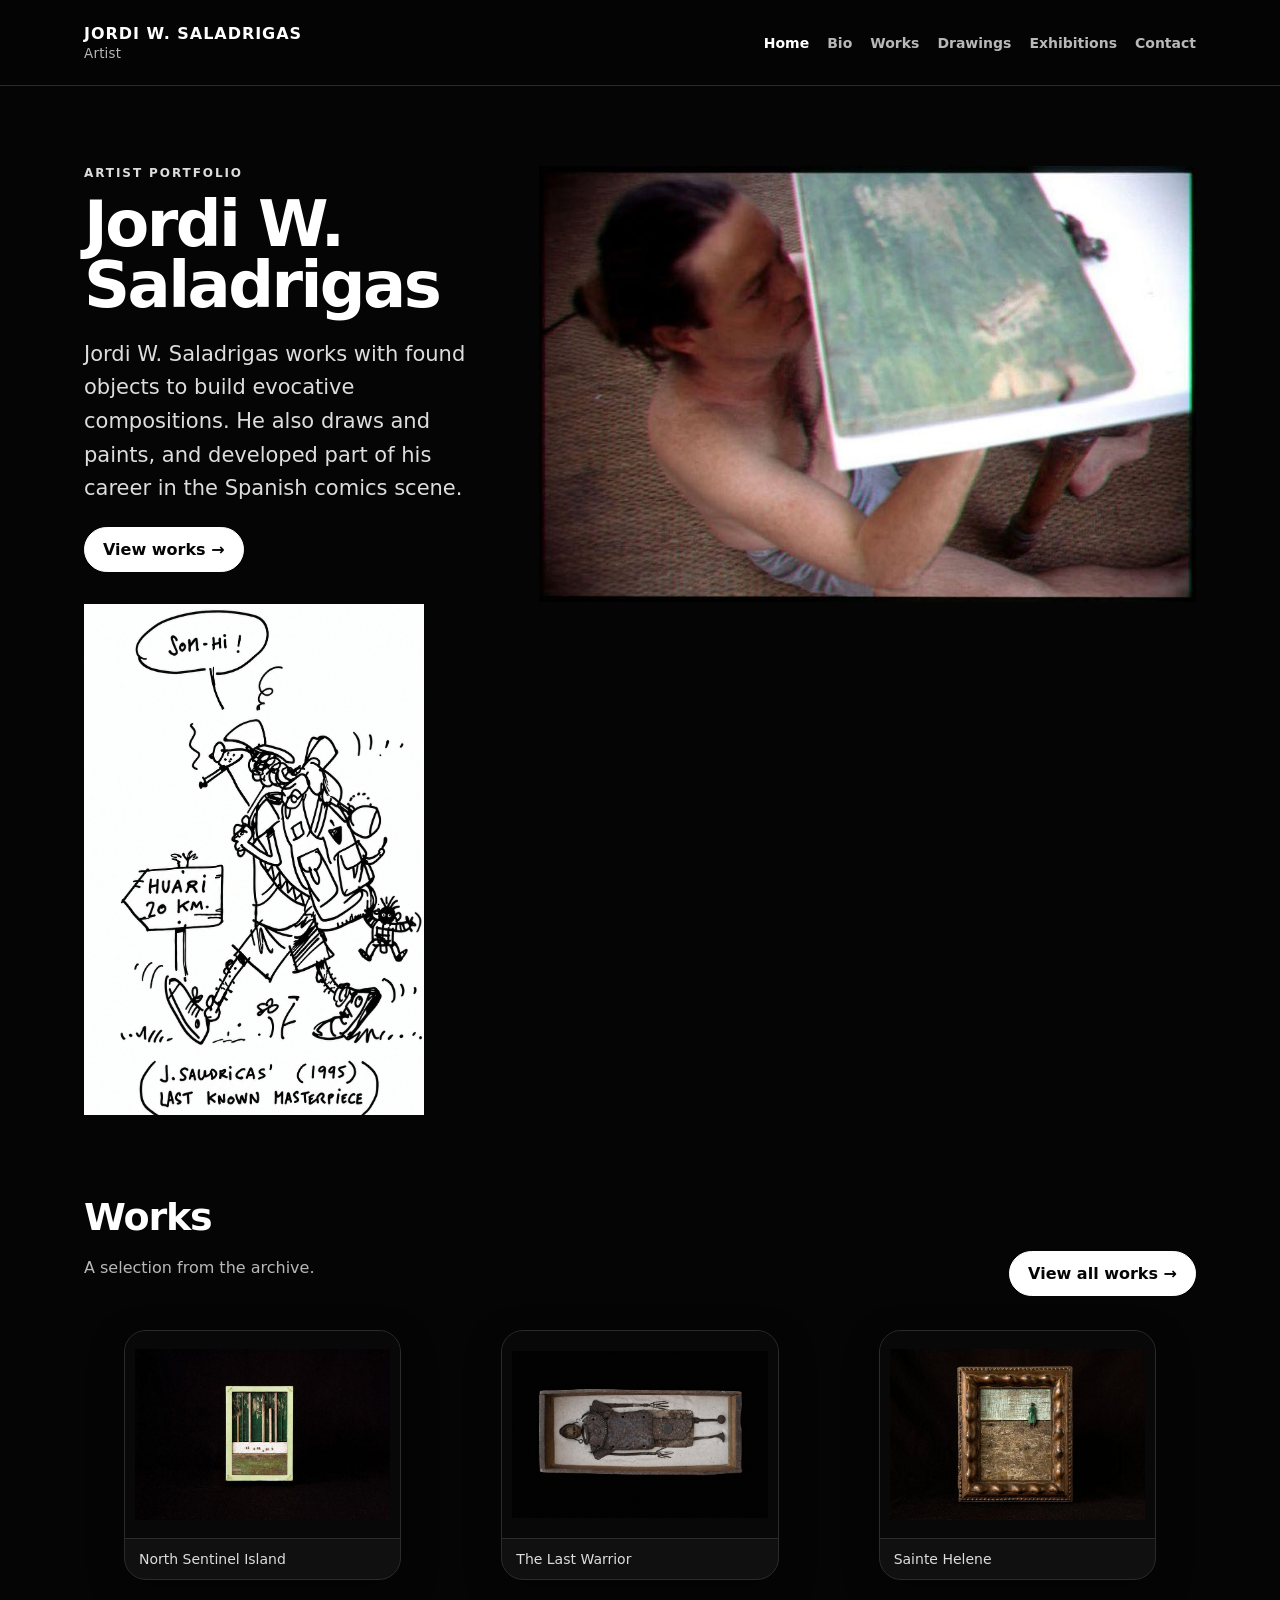
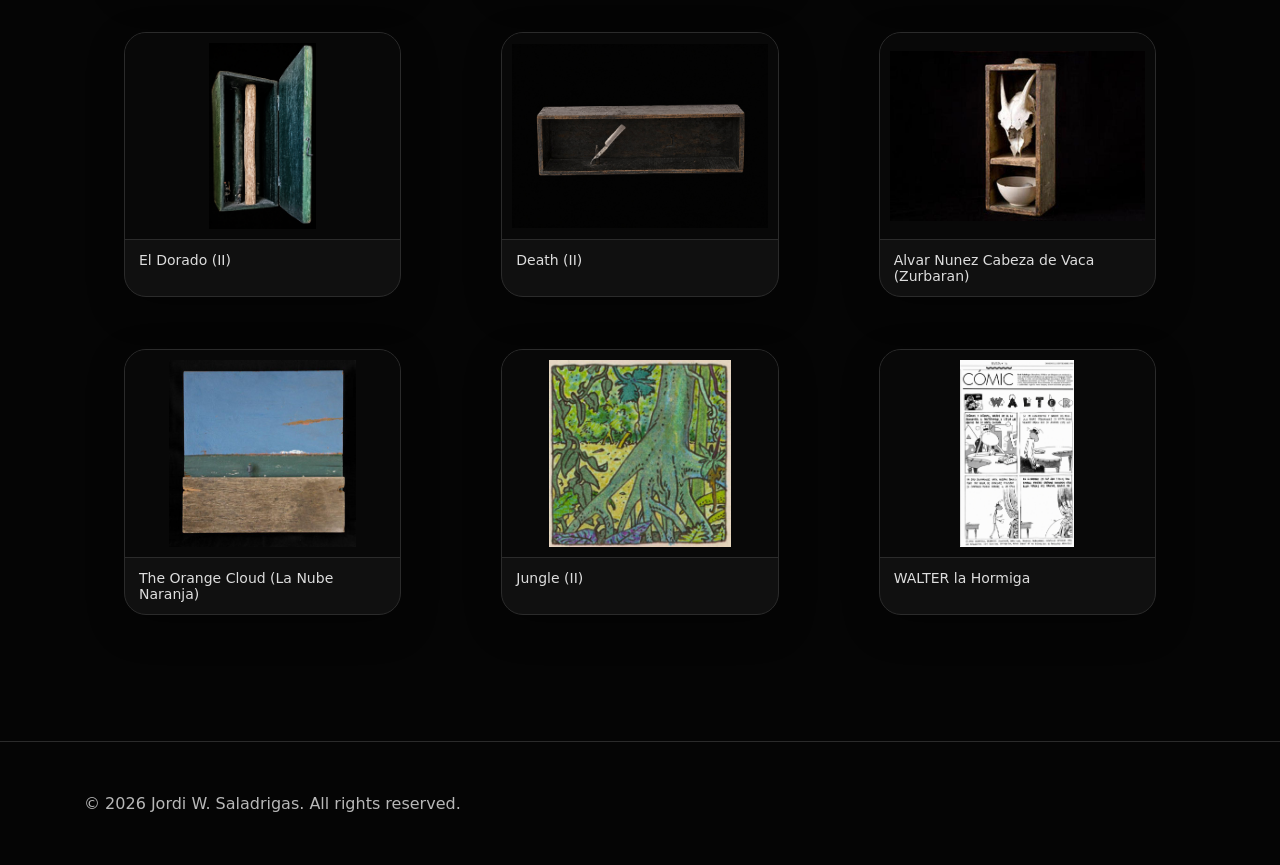
<file: index.html>
<!doctype html><html lang="en"><head><meta charset="utf-8"><meta name="viewport" content="width=device-width, initial-scale=1"><title>Jordi W. Saladrigas — Home</title><link rel="stylesheet" href="styles.css?v=homepage-selection-1"></head><body><header><div class="wrap nav"><a class="brand" href="index.html">JORDI W. SALADRIGAS<small>Artist</small></a><nav class="menu"><a href="index.html" class="active">Home</a><a href="bio.html">Bio</a><a href="selected-works.html">Works</a><a href="drawings.html">Drawings</a><a href="exhibitions.html">Exhibitions</a><a href="contact.html">Contact</a></nav></div></header><main class="wrap"><section class="hero hero-editorial"><div class="hero-copy"><div class="kicker">Artist portfolio</div><h1>Jordi W. Saladrigas</h1><p class="lead">Jordi W. Saladrigas works with found objects to build evocative compositions. He also draws and paints, and developed part of his career in the Spanish comics scene.</p><p><a class="button" href="selected-works.html">View works →</a></p><figure class="hero-portrait"><img src="assets/work61.jpg" alt="Self Portrait in South America"></figure></div><figure class="hero-studio"><img src="assets/JWS20.jpg" alt="Jordi W. Saladrigas working on a piece"></figure></section><section class="section"><div class="section-head"><div><h2>Works</h2><p class="sub">A selection from the archive.</p></div><a class="button" href="selected-works.html">View all works →</a></div><div class="grid" id="home-grid"></div></section><dialog id="lb" onclick="if(event.target===this)this.close()"><button class="close" onclick="this.closest('dialog').close()">Close</button><div class="lightbox"><img id="lbimg" alt="Work"></div></dialog></main><footer><div class="wrap">© <span id="y"></span> Jordi W. Saladrigas. All rights reserved.</div></footer><script>const homeWorks=['116','13','14','20','66','82','21','42','47'];async function buildHome(){let titles={};try{const r=await fetch('assets/titles.json',{cache:'no-store'});if(r.ok)titles=await r.json()}catch(e){}const grid=document.getElementById('home-grid');homeWorks.forEach(n=>{const file=n==='20'?'work20-black.png':n==='66'?'work66-black.jpg':'work'+n+'.jpg',title=(titles[file]||'Untitled').trim()||'Untitled';const f=document.createElement('figure');f.className='tile';f.innerHTML='<img src="assets/'+file+'" alt="'+title+'" loading="lazy"><figcaption class="cap">'+title+'</figcaption>';const img=f.querySelector('img');img.onclick=()=>openLightbox(img);img.onerror=()=>f.remove();grid.appendChild(f)})}function openLightbox(img){const lb=document.getElementById('lb'),im=document.getElementById('lbimg');im.src=img.src;im.alt=img.alt||'Work';lb.showModal()}document.addEventListener('DOMContentLoaded',()=>{document.getElementById('y').textContent=new Date().getFullYear();buildHome()});</script></body></html>
</file>
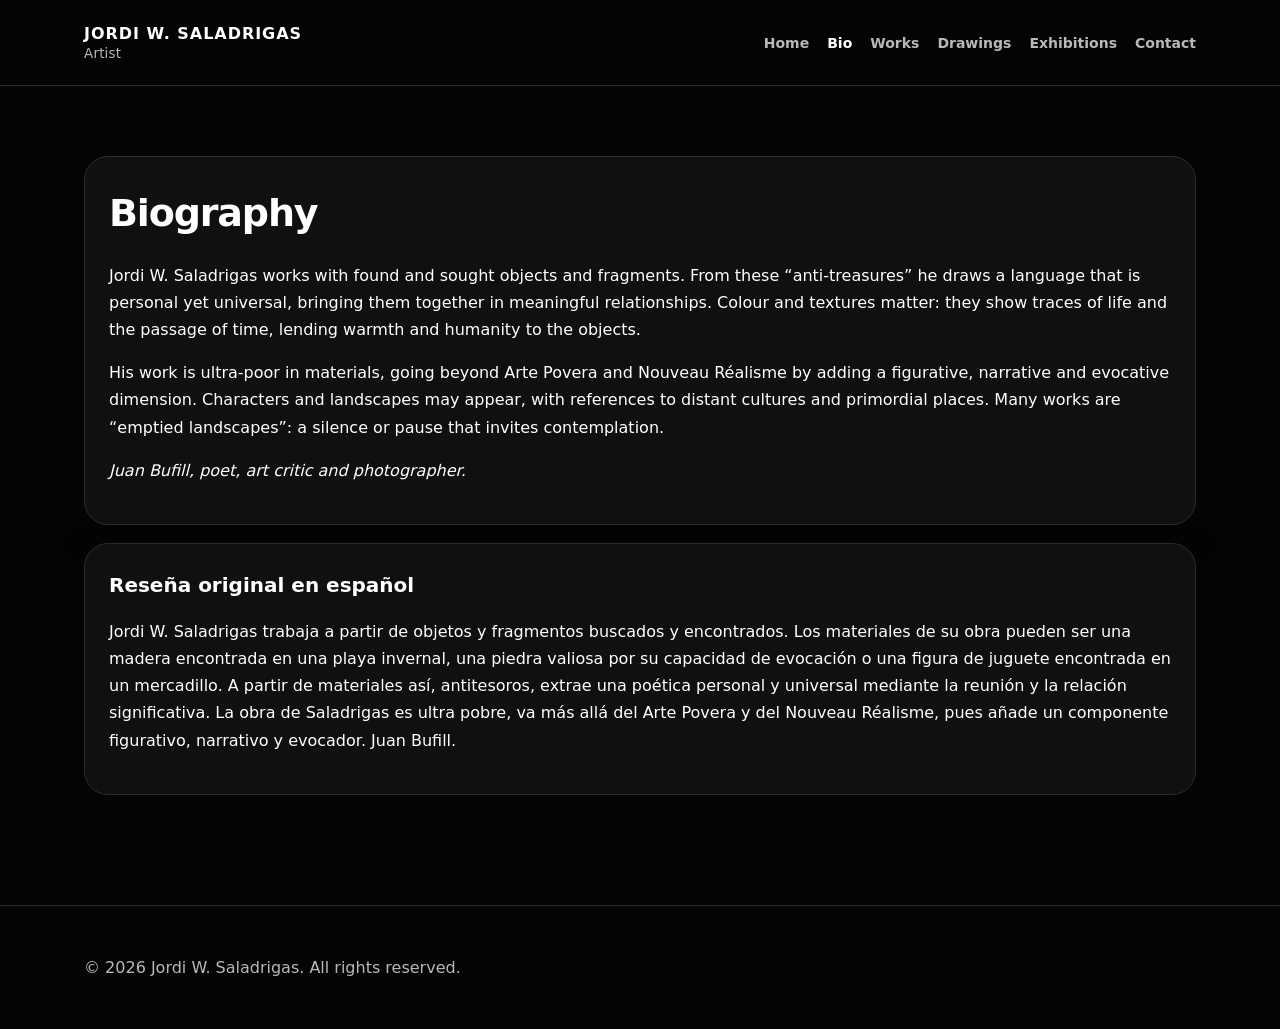
<file: bio.html>
<!doctype html><html lang="en"><head><meta charset="utf-8"><meta name="viewport" content="width=device-width, initial-scale=1"><title>Jordi W. Saladrigas — Bio</title><link rel="stylesheet" href="styles.css?v=black-organized-1"></head><body><header><div class="wrap nav"><a class="brand" href="index.html">JORDI W. SALADRIGAS<small>Artist</small></a><nav class="menu"><a href="index.html" class="">Home</a><a href="bio.html" class="active">Bio</a><a href="selected-works.html" class="">Works</a><a href="drawings.html">Drawings</a><a href="exhibitions.html" class="">Exhibitions</a><a href="contact.html" class="">Contact</a></nav></div></header><main class="wrap"><section class="section"><div class="card"><h2>Biography</h2><p>Jordi W. Saladrigas works with found and sought objects and fragments. From these “anti‑treasures” he draws a language that is personal yet universal, bringing them together in meaningful relationships. Colour and textures matter: they show traces of life and the passage of time, lending warmth and humanity to the objects.</p><p>His work is ultra‑poor in materials, going beyond Arte Povera and Nouveau Réalisme by adding a figurative, narrative and evocative dimension. Characters and landscapes may appear, with references to distant cultures and primordial places. Many works are “emptied landscapes”: a silence or pause that invites contemplation.</p><p><em>Juan Bufill, poet, art critic and photographer.</em></p></div><div class="card" style="margin-top:18px"><h3>Reseña original en español</h3><p>Jordi W. Saladrigas trabaja a partir de objetos y fragmentos buscados y encontrados. Los materiales de su obra pueden ser una madera encontrada en una playa invernal, una piedra valiosa por su capacidad de evocación o una figura de juguete encontrada en un mercadillo. A partir de materiales así, antitesoros, extrae una poética personal y universal mediante la reunión y la relación significativa. La obra de Saladrigas es ultra pobre, va más allá del Arte Povera y del Nouveau Réalisme, pues añade un componente figurativo, narrativo y evocador. Juan Bufill.</p></div></section></main><footer><div class="wrap">© <span id="y"></span> Jordi W. Saladrigas. All rights reserved.</div></footer><script>
async function applyTitles(){try{const r=await fetch('assets/titles.json',{cache:'no-store'});if(!r.ok)return;const m=await r.json();document.querySelectorAll('figure.tile').forEach(f=>{const i=f.querySelector('img'),c=f.querySelector('.cap');if(!i||!c)return;const k=(i.getAttribute('src')||'').split('/').pop();const t=m[k];if(t&&t.trim()){c.textContent=t;i.alt=t;}})}catch(e){console.log('titles.json not loaded',e)}}
function openLightbox(img){const lb=document.getElementById('lb'),im=document.getElementById('lbimg');im.src=img.src;im.alt=img.alt||'Work';lb.showModal();}
document.addEventListener('DOMContentLoaded',()=>{const y=document.getElementById('y');if(y)y.textContent=new Date().getFullYear();applyTitles();});
</script></body></html>
</file>
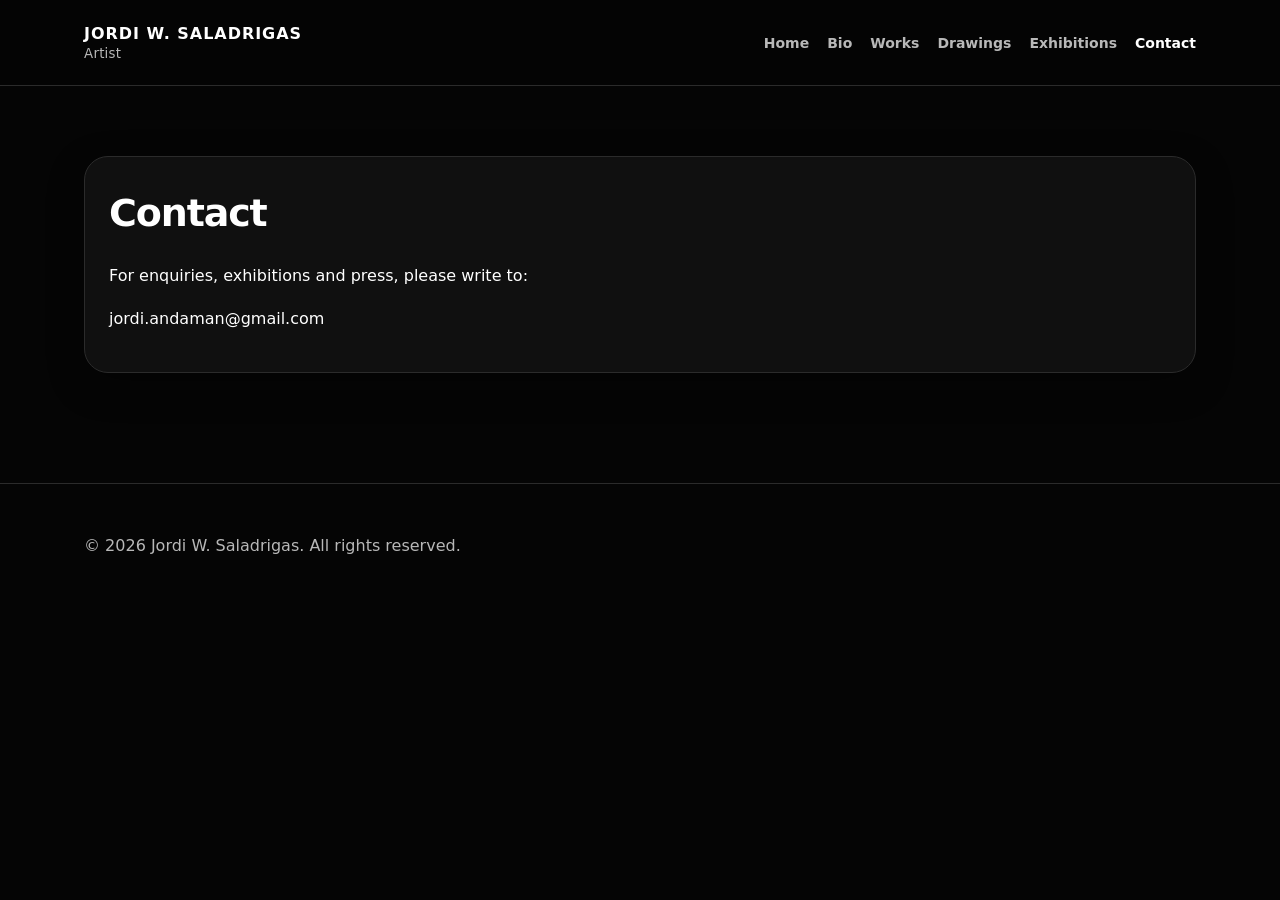
<file: contact.html>
<!doctype html><html lang="en"><head><meta charset="utf-8"><meta name="viewport" content="width=device-width, initial-scale=1"><title>Jordi W. Saladrigas — Contact</title><link rel="stylesheet" href="styles.css?v=black-organized-1"></head><body><header><div class="wrap nav"><a class="brand" href="index.html">JORDI W. SALADRIGAS<small>Artist</small></a><nav class="menu"><a href="index.html" class="">Home</a><a href="bio.html" class="">Bio</a><a href="selected-works.html" class="">Works</a><a href="drawings.html">Drawings</a><a href="exhibitions.html" class="">Exhibitions</a><a href="contact.html" class="active">Contact</a></nav></div></header><main class="wrap"><section class="section"><div class="card"><h2>Contact</h2><p>For enquiries, exhibitions and press, please write to:</p><p><a href="mailto:jordi.andaman@gmail.com">jordi.andaman@gmail.com</a></p></div></section></main><footer><div class="wrap">© <span id="y"></span> Jordi W. Saladrigas. All rights reserved.</div></footer><script>
async function applyTitles(){try{const r=await fetch('assets/titles.json',{cache:'no-store'});if(!r.ok)return;const m=await r.json();document.querySelectorAll('figure.tile').forEach(f=>{const i=f.querySelector('img'),c=f.querySelector('.cap');if(!i||!c)return;const k=(i.getAttribute('src')||'').split('/').pop();const t=m[k];if(t&&t.trim()){c.textContent=t;i.alt=t;}})}catch(e){console.log('titles.json not loaded',e)}}
function openLightbox(img){const lb=document.getElementById('lb'),im=document.getElementById('lbimg');im.src=img.src;im.alt=img.alt||'Work';lb.showModal();}
document.addEventListener('DOMContentLoaded',()=>{const y=document.getElementById('y');if(y)y.textContent=new Date().getFullYear();applyTitles();});
</script></body></html>
</file>
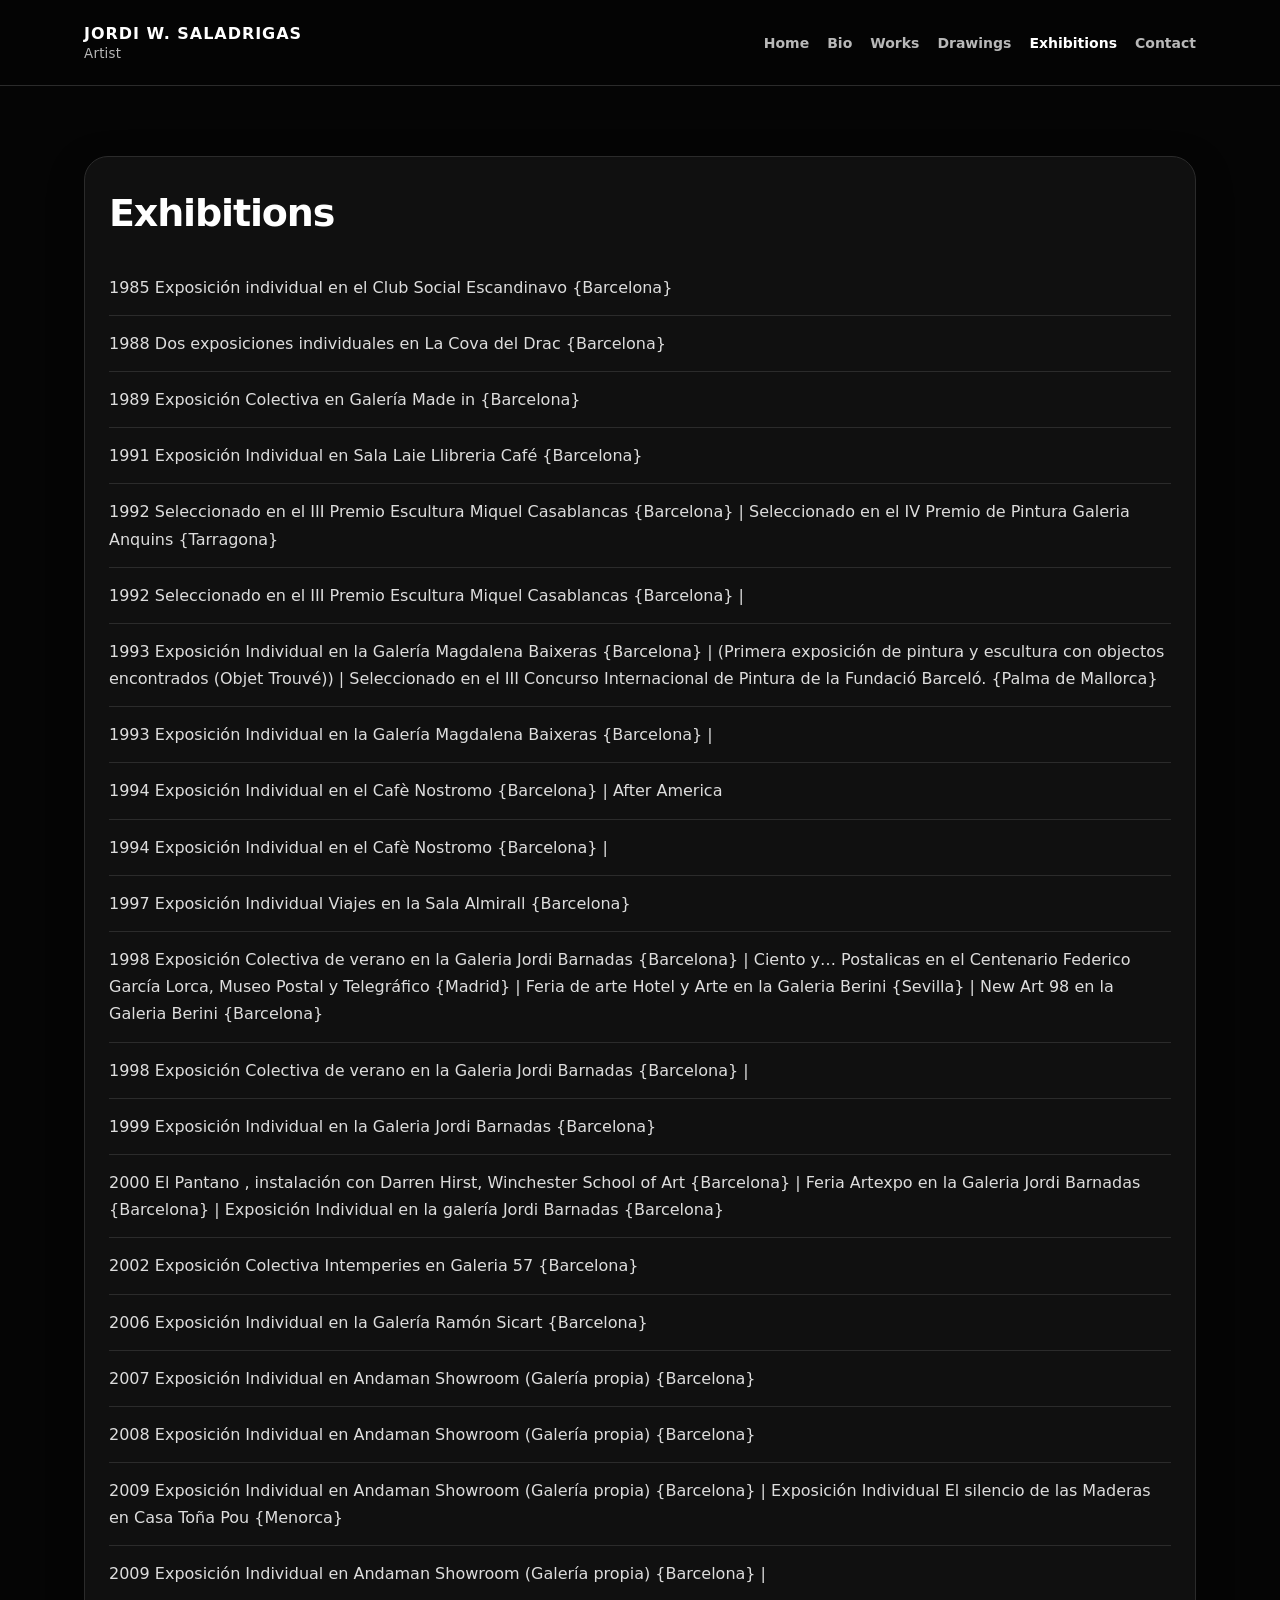
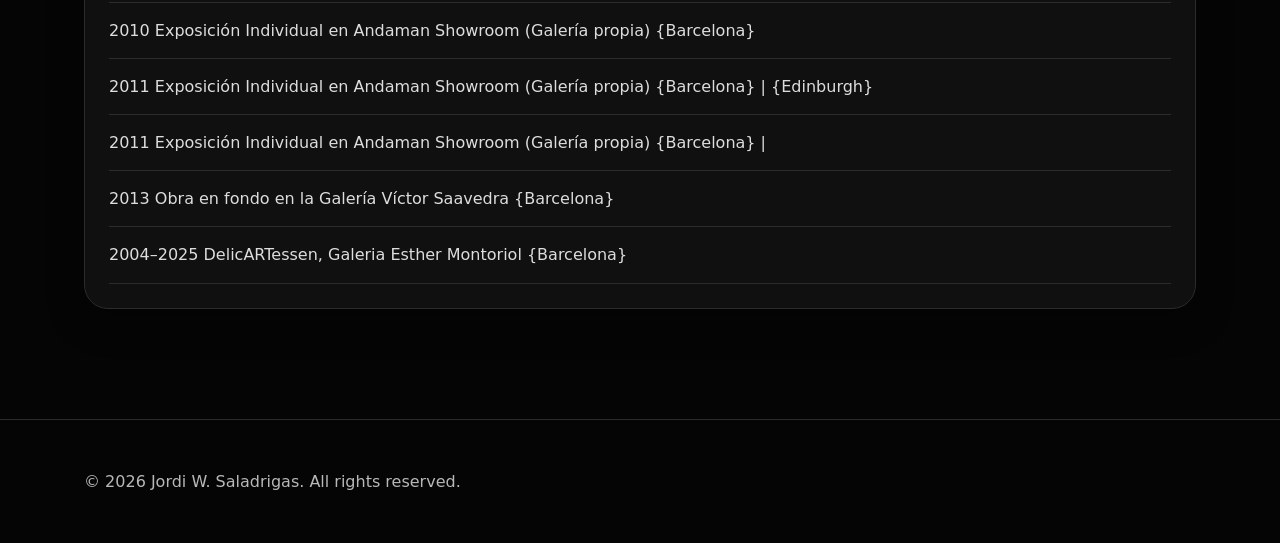
<file: exhibitions.html>
<!doctype html><html lang="en"><head><meta charset="utf-8"><meta name="viewport" content="width=device-width, initial-scale=1"><title>Jordi W. Saladrigas — Exhibitions</title><link rel="stylesheet" href="styles.css?v=black-organized-1"></head><body><header><div class="wrap nav"><a class="brand" href="index.html">JORDI W. SALADRIGAS<small>Artist</small></a><nav class="menu"><a href="index.html" class="">Home</a><a href="bio.html" class="">Bio</a><a href="selected-works.html" class="">Works</a><a href="drawings.html">Drawings</a><a href="exhibitions.html" class="active">Exhibitions</a><a href="contact.html" class="">Contact</a></nav></div></header><main class="wrap"><section class="section"><div class="card"><h2>Exhibitions</h2><ul class="list"><li>1985 Exposición individual en el Club Social Escandinavo {Barcelona}</li><li>1988 Dos exposiciones individuales en La Cova del Drac {Barcelona}</li><li>1989 Exposición Colectiva en Galería Made in {Barcelona}</li><li>1991 Exposición Individual en Sala Laie Llibreria Café {Barcelona}</li><li>1992 Seleccionado en el III Premio Escultura Miquel Casablancas {Barcelona} | Seleccionado en el IV Premio de Pintura Galeria Anquins {Tarragona}</li><li>1992 Seleccionado en el III Premio Escultura Miquel Casablancas {Barcelona} |</li><li>1993 Exposición Individual en la Galería Magdalena Baixeras {Barcelona} | (Primera exposición de pintura y escultura con objectos encontrados (Objet Trouvé)) | Seleccionado en el III Concurso Internacional de Pintura de la Fundació Barceló. {Palma de Mallorca}</li><li>1993 Exposición Individual en la Galería Magdalena Baixeras {Barcelona} |</li><li>1994 Exposición Individual en el Cafè Nostromo {Barcelona} | After America</li><li>1994 Exposición Individual en el Cafè Nostromo {Barcelona} |</li><li>1997 Exposición Individual Viajes en la Sala Almirall {Barcelona}</li><li>1998 Exposición Colectiva de verano en la Galeria Jordi Barnadas {Barcelona} | Ciento y… Postalicas en el Centenario Federico García Lorca, Museo Postal y Telegráfico {Madrid} | Feria de arte Hotel y Arte en la Galeria Berini {Sevilla} | New Art 98 en la Galeria Berini {Barcelona}</li><li>1998 Exposición Colectiva de verano en la Galeria Jordi Barnadas {Barcelona} |</li><li>1999 Exposición Individual en la Galeria Jordi Barnadas {Barcelona}</li><li>2000 El Pantano , instalación con Darren Hirst, Winchester School of Art {Barcelona} | Feria Artexpo en la Galeria Jordi Barnadas {Barcelona} | Exposición Individual en la galería Jordi Barnadas {Barcelona}</li><li>2002 Exposición Colectiva Intemperies en Galeria 57 {Barcelona}</li><li>2006 Exposición Individual en la Galería Ramón Sicart {Barcelona}</li><li>2007 Exposición Individual en Andaman Showroom (Galería propia) {Barcelona}</li><li>2008 Exposición Individual en Andaman Showroom (Galería propia) {Barcelona}</li><li>2009 Exposición Individual en Andaman Showroom (Galería propia) {Barcelona} | Exposición Individual El silencio de las Maderas en Casa Toña Pou {Menorca}</li><li>2009 Exposición Individual en Andaman Showroom (Galería propia) {Barcelona} |</li><li>2010 Exposición Individual en Andaman Showroom (Galería propia) {Barcelona}</li><li>2011 Exposición Individual en Andaman Showroom (Galería propia) {Barcelona} | {Edinburgh}</li><li>2011 Exposición Individual en Andaman Showroom (Galería propia) {Barcelona} |</li><li>2013 Obra en fondo en la Galería Víctor Saavedra {Barcelona}</li><li>2004–2025 DelicARTessen, Galeria Esther Montoriol {Barcelona}</li></ul></div></section></main><footer><div class="wrap">© <span id="y"></span> Jordi W. Saladrigas. All rights reserved.</div></footer><script>async function applyTitles(){try{const r=await fetch('assets/titles.json',{cache:'no-store'});if(!r.ok)return;const m=await r.json();document.querySelectorAll('figure.tile').forEach(f=>{const i=f.querySelector('img'),c=f.querySelector('.cap');if(!i||!c)return;const k=(i.getAttribute('src')||'').split('/').pop();const t=m[k];if(t&&t.trim()){c.textContent=t;i.alt=t;}})}catch(e){console.log('titles.json not loaded',e)}}function openLightbox(img){const lb=document.getElementById('lb'),im=document.getElementById('lbimg');im.src=img.src;im.alt=img.alt||'Work';lb.showModal();}document.addEventListener('DOMContentLoaded',()=>{const y=document.getElementById('y');if(y)y.textContent=new Date().getFullYear();applyTitles();});</script></body></html>
</file>
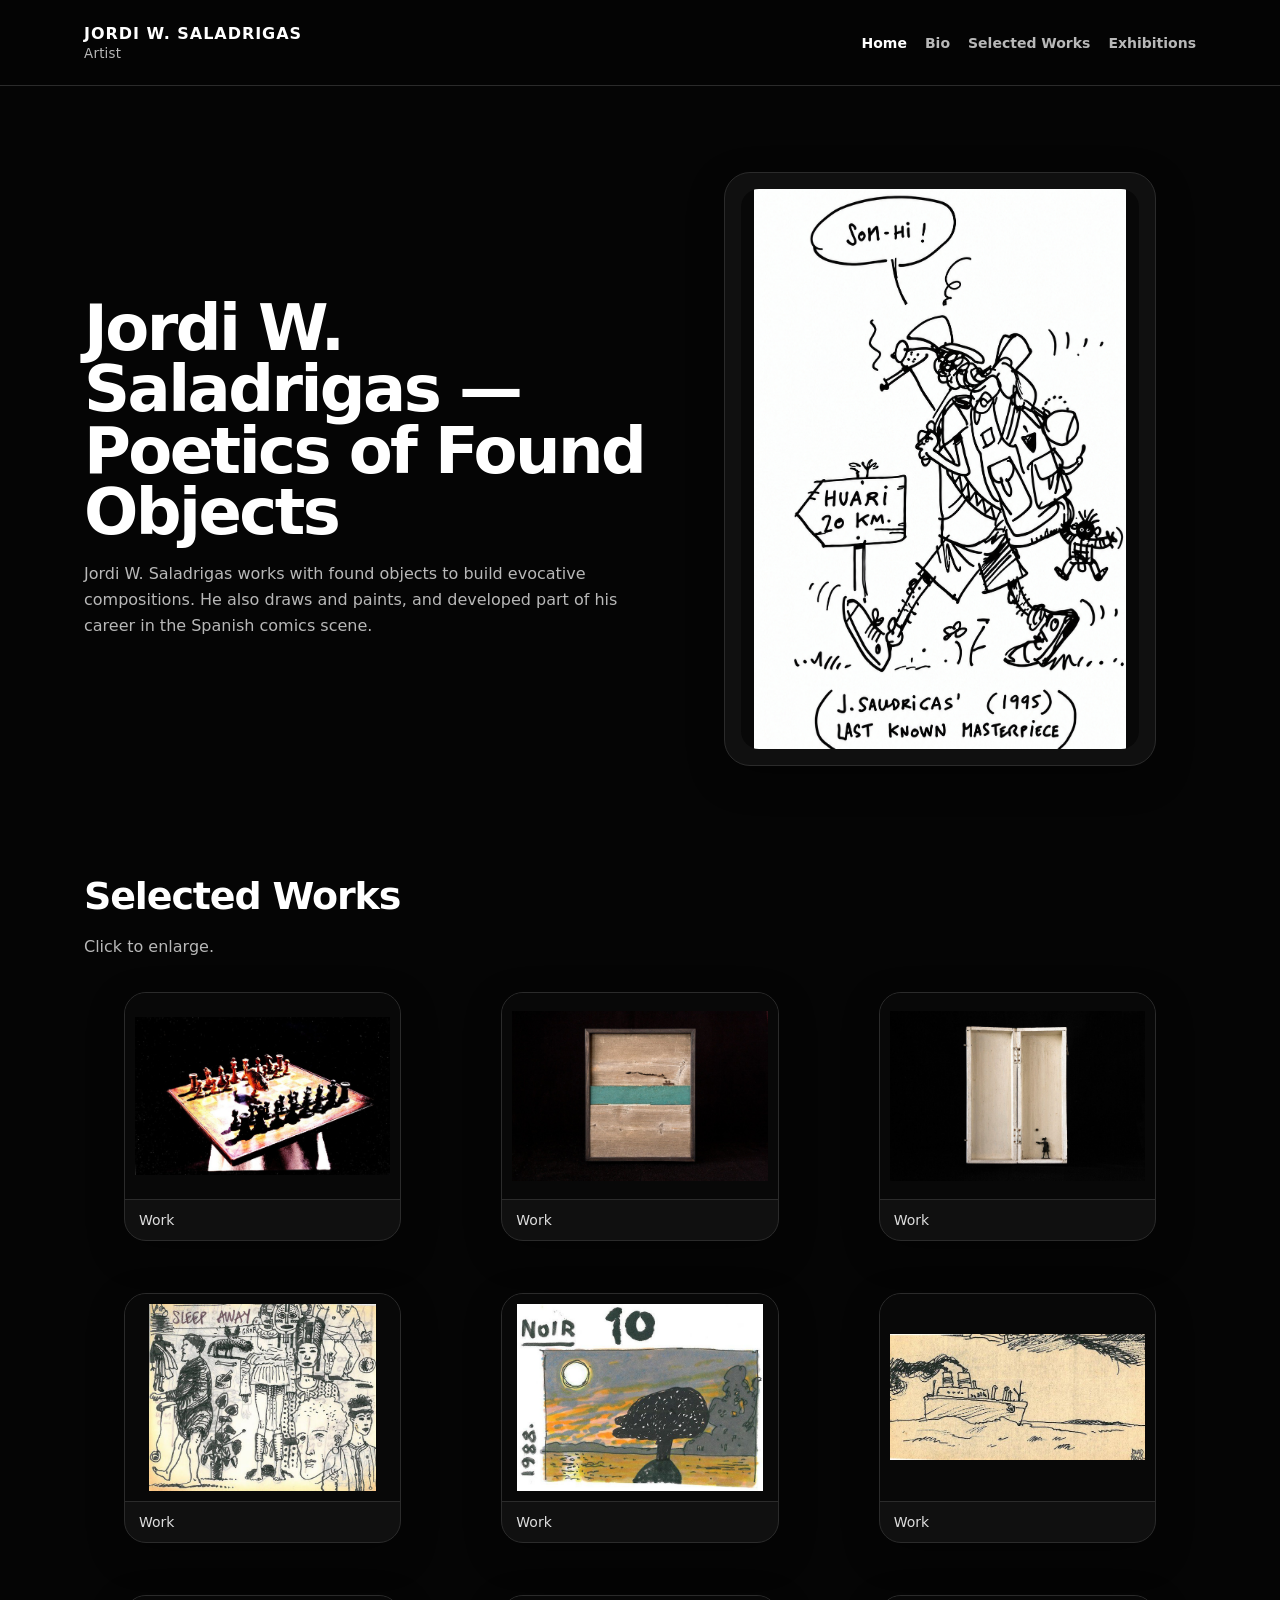
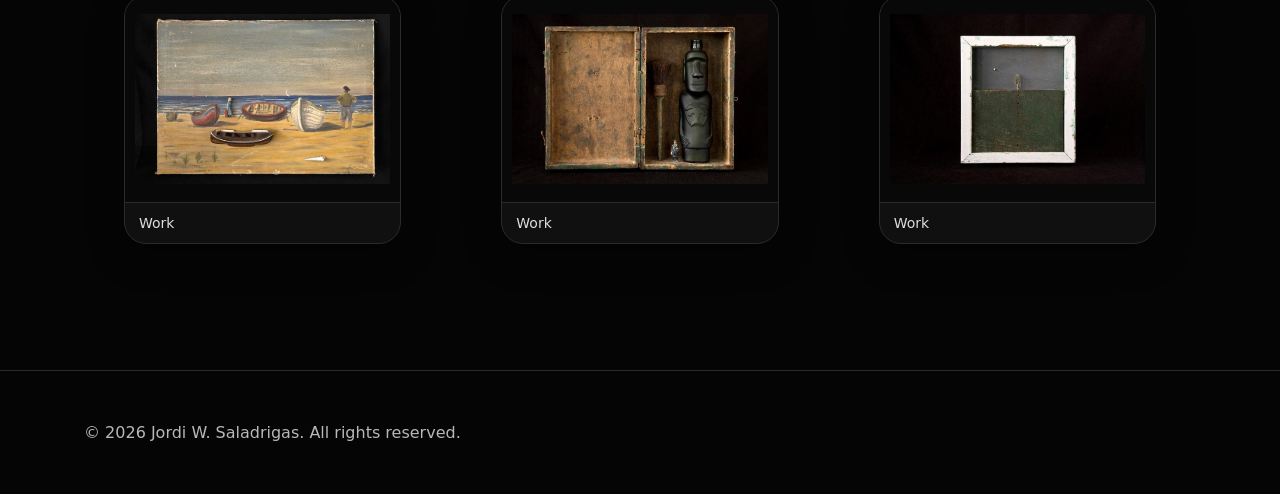
<file: index - Copy.html>
<!DOCTYPE html>

<html lang="en">
<head>
<meta charset="utf-8"/>
<meta content="width=device-width, initial-scale=1" name="viewport"/>
<title>Jordi W. Saladrigas — Home</title>
<meta content="Home and selected works by Jordi W. Saladrigas." name="description"/>
<link href="styles.css" rel="stylesheet"/>
</head>
<body>
<header>
<div class="wrap nav">
<div class="brand">JORDI W. SALADRIGAS<small>Artist</small></div>
<nav class="menu">
<a class="active" href="index.html">Home</a>
<a href="bio.html">Bio</a>
<a href="obras.html">Selected Works</a>
<a href="exhibitions.html">Exhibitions</a>
</nav>
</div>
</header>
<main class="wrap">
<section class="hero section">
<div>
<h1>Jordi W. Saladrigas — Poetics of Found Objects</h1>
<p class="sub">Jordi W. Saladrigas works with found objects to build evocative compositions. He also draws and paints, and developed part of his career in the Spanish comics scene.</p>
</div>
<figure class="hero-figure">
<img alt="Hero work" loading="eager" src="assets/hero.jpg"/>
</figure>
</section>
<section class="section">
<h2>Selected Works</h2>
<p class="sub">Click to enlarge.</p>
<div class="grid"><figure class="tile"><img alt="Work" loading="lazy" onclick="openLightbox(this)" onerror="this.closest('figure').remove()" src="assets/work01.jpg"/><figcaption class="cap">Work</figcaption></figure><figure class="tile"><img alt="Work" loading="lazy" onclick="openLightbox(this)" onerror="this.closest('figure').remove()" src="assets/work02.jpg"/><figcaption class="cap">Work</figcaption></figure><figure class="tile"><img alt="Work" loading="lazy" onclick="openLightbox(this)" onerror="this.closest('figure').remove()" src="assets/work03.jpg"/><figcaption class="cap">Work</figcaption></figure><figure class="tile"><img alt="Work" loading="lazy" onclick="openLightbox(this)" onerror="this.closest('figure').remove()" src="assets/work04.jpg"/><figcaption class="cap">Work</figcaption></figure><figure class="tile"><img alt="Work" loading="lazy" onclick="openLightbox(this)" onerror="this.closest('figure').remove()" src="assets/work05.jpg"/><figcaption class="cap">Work</figcaption></figure><figure class="tile"><img alt="Work" loading="lazy" onclick="openLightbox(this)" onerror="this.closest('figure').remove()" src="assets/work06.jpg"/><figcaption class="cap">Work</figcaption></figure><figure class="tile"><img alt="Work" loading="lazy" onclick="openLightbox(this)" onerror="this.closest('figure').remove()" src="assets/work07.jpg"/><figcaption class="cap">Work</figcaption></figure><figure class="tile"><img alt="Work" loading="lazy" onclick="openLightbox(this)" onerror="this.closest('figure').remove()" src="assets/work08.jpg"/><figcaption class="cap">Work</figcaption></figure><figure class="tile"><img alt="Work" loading="lazy" onclick="openLightbox(this)" onerror="this.closest('figure').remove()" src="assets/work09.jpg"/><figcaption class="cap">Work</figcaption></figure></div>
</section>
</main>
<footer><div class="wrap">© <span id="y"></span> Jordi W. Saladrigas. All rights reserved.</div></footer>
<dialog id="lb" onclick="if(event.target===this)this.close()">
<button class="close" onclick="document.getElementById('lb').close()">Close</button>
<div class="lightbox"><img alt="Work" id="lbimg"/></div>
</dialog>
<script>document.getElementById('y').textContent=new Date().getFullYear();
    function openLightbox(img){ const lb=document.getElementById('lb'); const lbimg=document.getElementById('lbimg'); lbimg.src=img.src; lbimg.alt=img.alt; lb.showModal(); }
  </script>
</body>
</html>
</file>
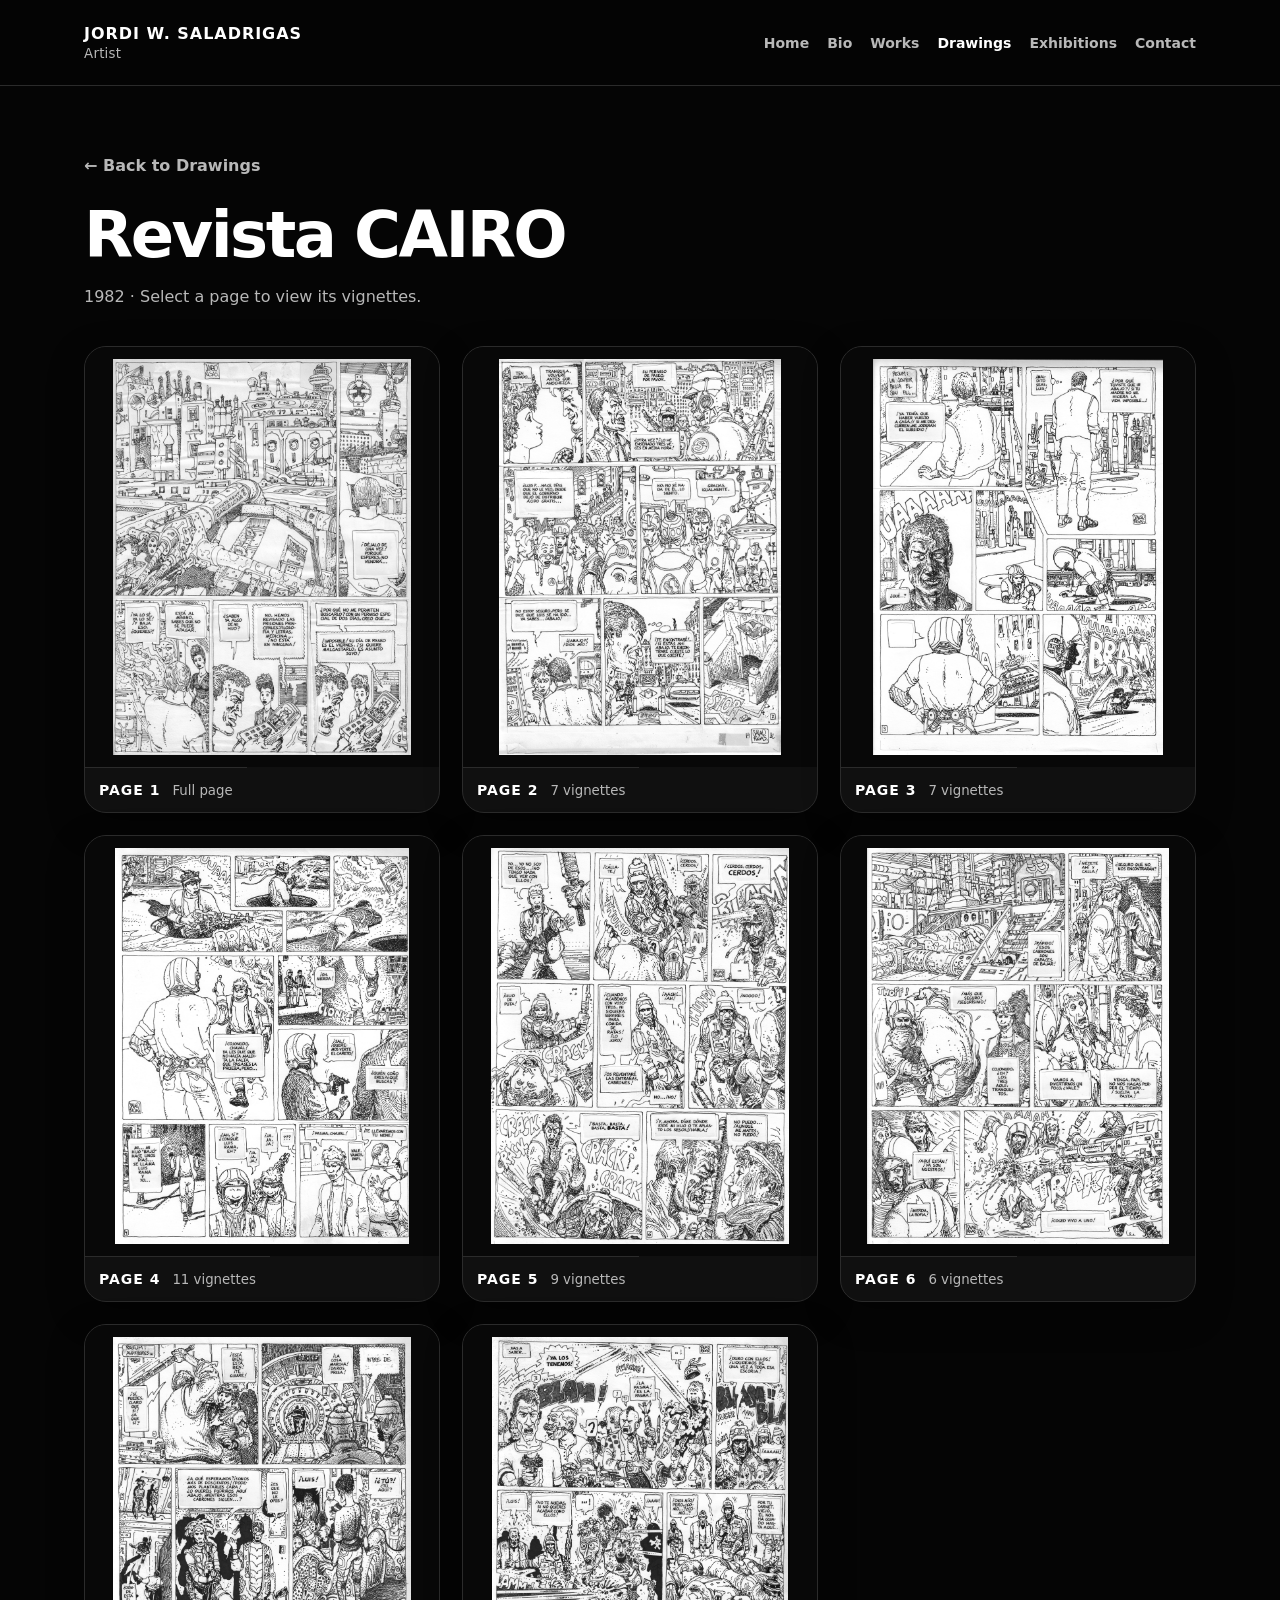
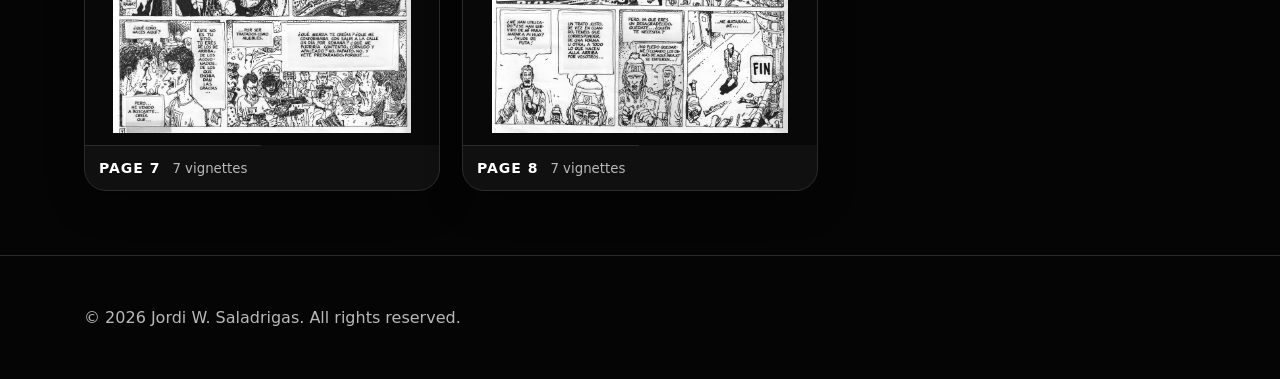
<file: navarro.html>
<!doctype html>
<html lang="en">
<head>
  <meta charset="utf-8">
  <meta name="viewport" content="width=device-width,initial-scale=1">
  <title>Revista CAIRO (1982) — Jordi W. Saladrigas</title>
  <link rel="stylesheet" href="styles.css?v=navarro-1">
  <link rel="stylesheet" href="navarro.css?v=navarro-1">
</head>
<body>
  <header><div class="wrap nav"><a class="brand" href="index.html">JORDI W. SALADRIGAS<small>Artist</small></a><nav class="menu"><a href="index.html">Home</a><a href="bio.html">Bio</a><a href="selected-works.html">Works</a><a href="drawings.html" class="active">Drawings</a><a href="exhibitions.html">Exhibitions</a><a href="contact.html">Contact</a></nav></div></header>
  <main class="wrap">
    <section class="section navarro-head"><a class="back-link" href="drawings.html">← Back to Drawings</a><h1>Revista CAIRO</h1><p class="sub">1982 · Select a page to view its vignettes.</p></section>
    <section class="navarro-pages" id="pages" aria-label="Revista CAIRO pages"></section>
  </main>
  <dialog id="viewer" aria-label="Vignette viewer">
    <div class="viewer-shell">
      <button class="viewer-close" type="button" aria-label="Close viewer">Close</button>
      <button class="viewer-arrow viewer-prev" type="button" aria-label="Previous vignette">←</button>
      <figure class="viewer-figure"><img id="viewer-image" alt=""><figcaption id="viewer-caption"></figcaption></figure>
      <button class="viewer-arrow viewer-next" type="button" aria-label="Next vignette">→</button>
    </div>
  </dialog>
  <footer><div class="wrap">© <span id="y"></span> Jordi W. Saladrigas. All rights reserved.</div></footer>
  <script>
    const pages=[
      ['navarro-p01-v01.jpg'],
      ['navarro-p02-v01.jpg','navarro-p02-v02.jpg','navarro-p02-v03.jpg','navarro-p02-v04.jpg','navarro-p02-v05.jpg','navarro-p02-v06.jpg','navarro-p02-v07.jpg'],
      ['navarro-p03-v01.jpg','navarro-p03-v02.jpg','navarro-p03-v03.jpg','navarro-p03-v04.jpg','navarro-p03-v05.jpg','navarro-p03-v06.jpg','navarro-p03-v07.jpg'],
      ['navarro-p04-v01.jpg','navarro-p04-v02.jpg','navarro-p04-v03.jpg','navarro-p04-v04.jpg','navarro-p04-v05.jpg','navarro-p04-v06.jpg','navarro-p04-v07.jpg','navarro-p04-v08.jpg','navarro-p04-v09.jpg','navarro-p04-v10.jpg','navarro-p04-v11.jpg'],
      ['navarro-p05-v01.jpg','navarro-p05-v02.jpg','navarro-p05-v03.jpg','navarro-p05-v04.jpg','navarro-p05-v05.jpg','navarro-p05-v06.jpg','navarro-p05-v07.jpg','navarro-p05-v08.jpg','navarro-p05-v09.jpg'],
      ['navarro-p06-v01.jpg','navarro-p06-v02.jpg','navarro-p06-v03.jpg','navarro-p06-v04.jpg','navarro-p06-v05.jpg','navarro-p06-v06.jpg'],
      ['navarro-p07-v01.jpg','navarro-p07-v02.jpg','navarro-p07-v03.jpg','navarro-p07-v04.jpg','navarro-p07-v05.jpg','navarro-p07-v06.jpg','navarro-p07-v07.jpg'],
      ['navarro-p08-v01.jpg','navarro-p08-v02.jpg','navarro-p08-v03.jpg','navarro-p08-v04.jpg','navarro-p08-v05.jpg','navarro-p08-v06.jpg','navarro-p08-v07.jpg']
    ];
    const dialog=document.getElementById('viewer'),image=document.getElementById('viewer-image'),caption=document.getElementById('viewer-caption');
    let pageIndex=0,vignetteIndex=0,touchStart=0;
    function render(){const set=pages[pageIndex],file=set[vignetteIndex];image.src='assets/'+file;image.alt='Revista CAIRO page '+(pageIndex+1)+', vignette '+(vignetteIndex+1);caption.textContent='PAGE '+(pageIndex+1)+' · '+(set.length===1?'FULL PAGE':'VIGNETTE '+(vignetteIndex+1)+' OF '+set.length)}
    function openPage(index){pageIndex=index;vignetteIndex=0;render();dialog.showModal()}
    function move(step){const set=pages[pageIndex];vignetteIndex=(vignetteIndex+step+set.length)%set.length;render()}
    const grid=document.getElementById('pages');
    pages.forEach((set,index)=>{const button=document.createElement('button');button.className='page-tile';button.type='button';button.setAttribute('aria-label','Open page '+(index+1)+', '+set.length+(set.length===1?' view':' vignettes'));const img=document.createElement('img');img.src='assets/navarro-page-'+String(index+1).padStart(2,'0')+'.jpg';img.alt='Revista CAIRO page '+(index+1);img.loading='lazy';const label=document.createElement('span');label.innerHTML='<strong>PAGE '+(index+1)+'</strong><small>'+(set.length===1?'Full page':set.length+' vignettes')+'</small>';button.append(img,label);button.onclick=()=>openPage(index);grid.append(button)});
    document.querySelector('.viewer-prev').onclick=()=>move(-1);document.querySelector('.viewer-next').onclick=()=>move(1);document.querySelector('.viewer-close').onclick=()=>dialog.close();
    dialog.onclick=e=>{if(e.target===dialog)dialog.close()};
    document.addEventListener('keydown',e=>{if(!dialog.open)return;if(e.key==='ArrowLeft')move(-1);if(e.key==='ArrowRight')move(1)});
    dialog.addEventListener('touchstart',e=>{touchStart=e.changedTouches[0].clientX},{passive:true});dialog.addEventListener('touchend',e=>{const distance=e.changedTouches[0].clientX-touchStart;if(Math.abs(distance)>45)move(distance>0?-1:1)},{passive:true});
    document.getElementById('y').textContent=new Date().getFullYear();
  </script>
</body>
</html>
</file>
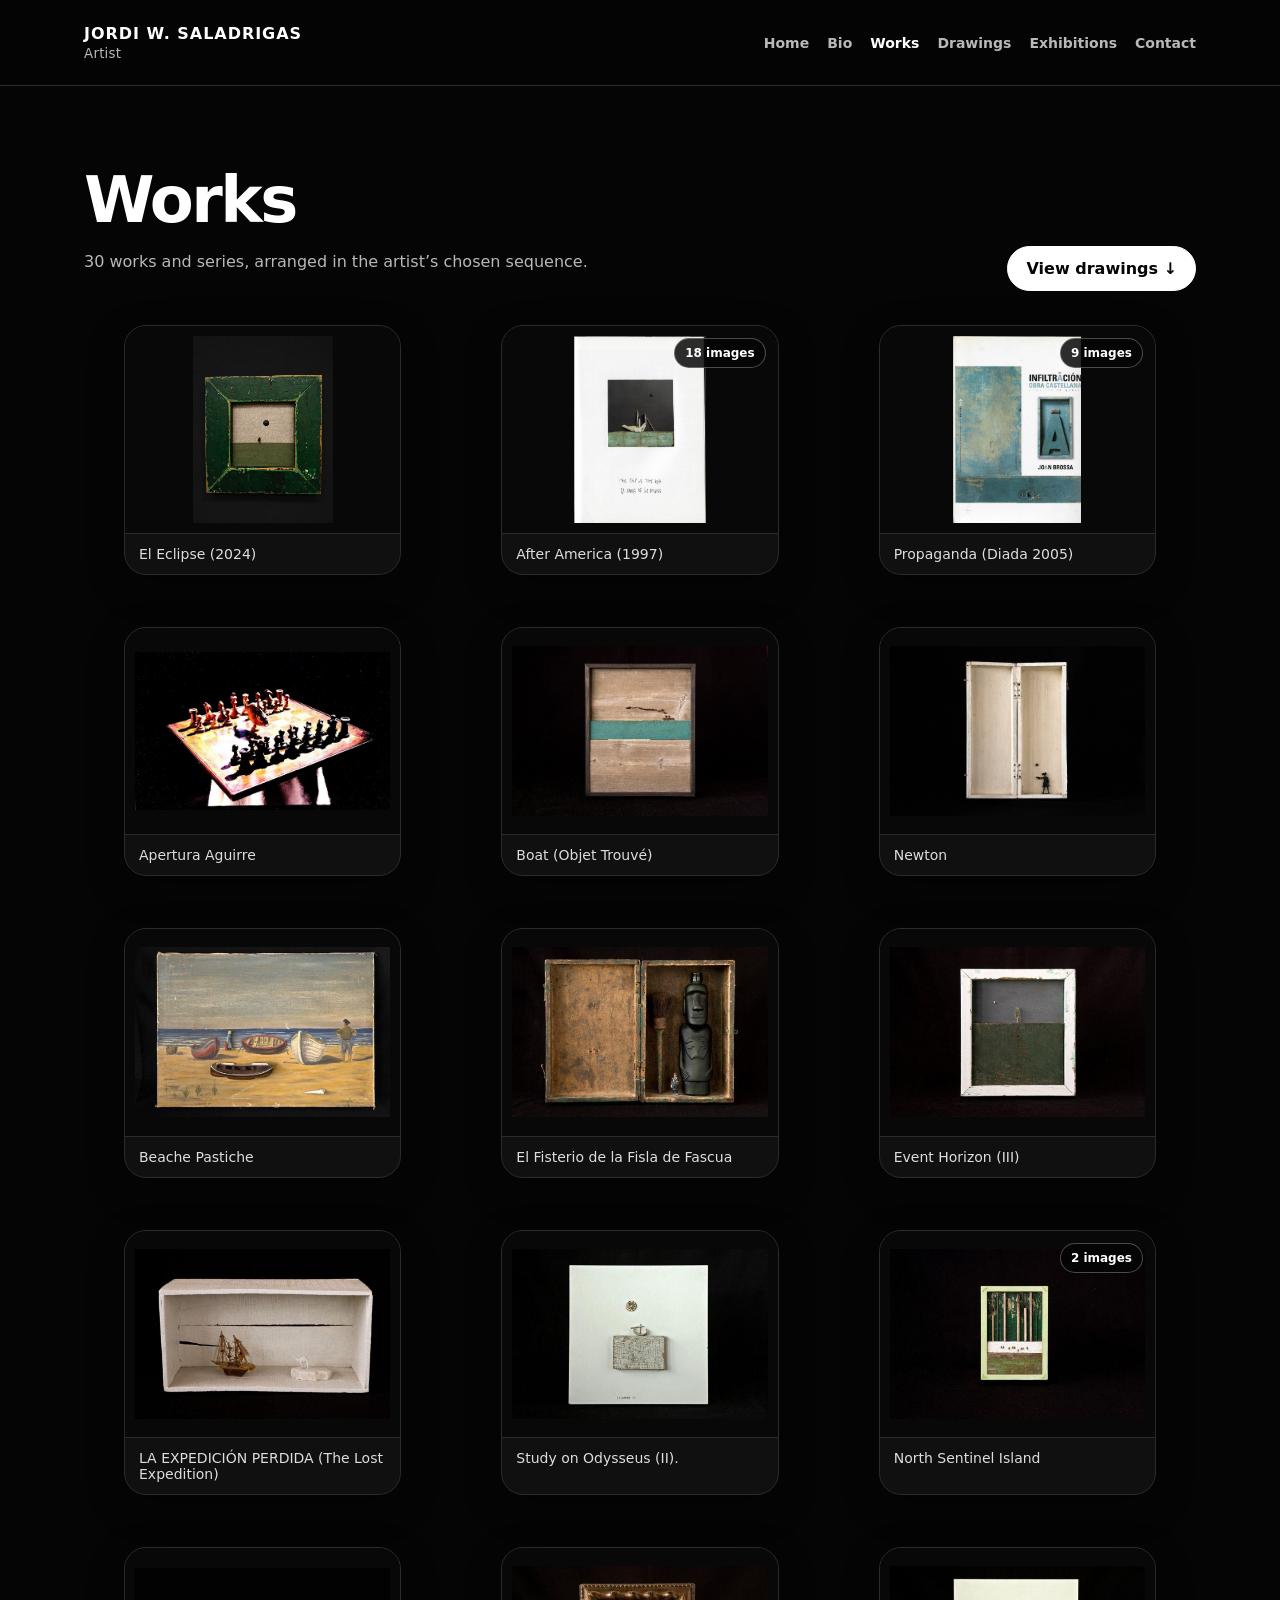
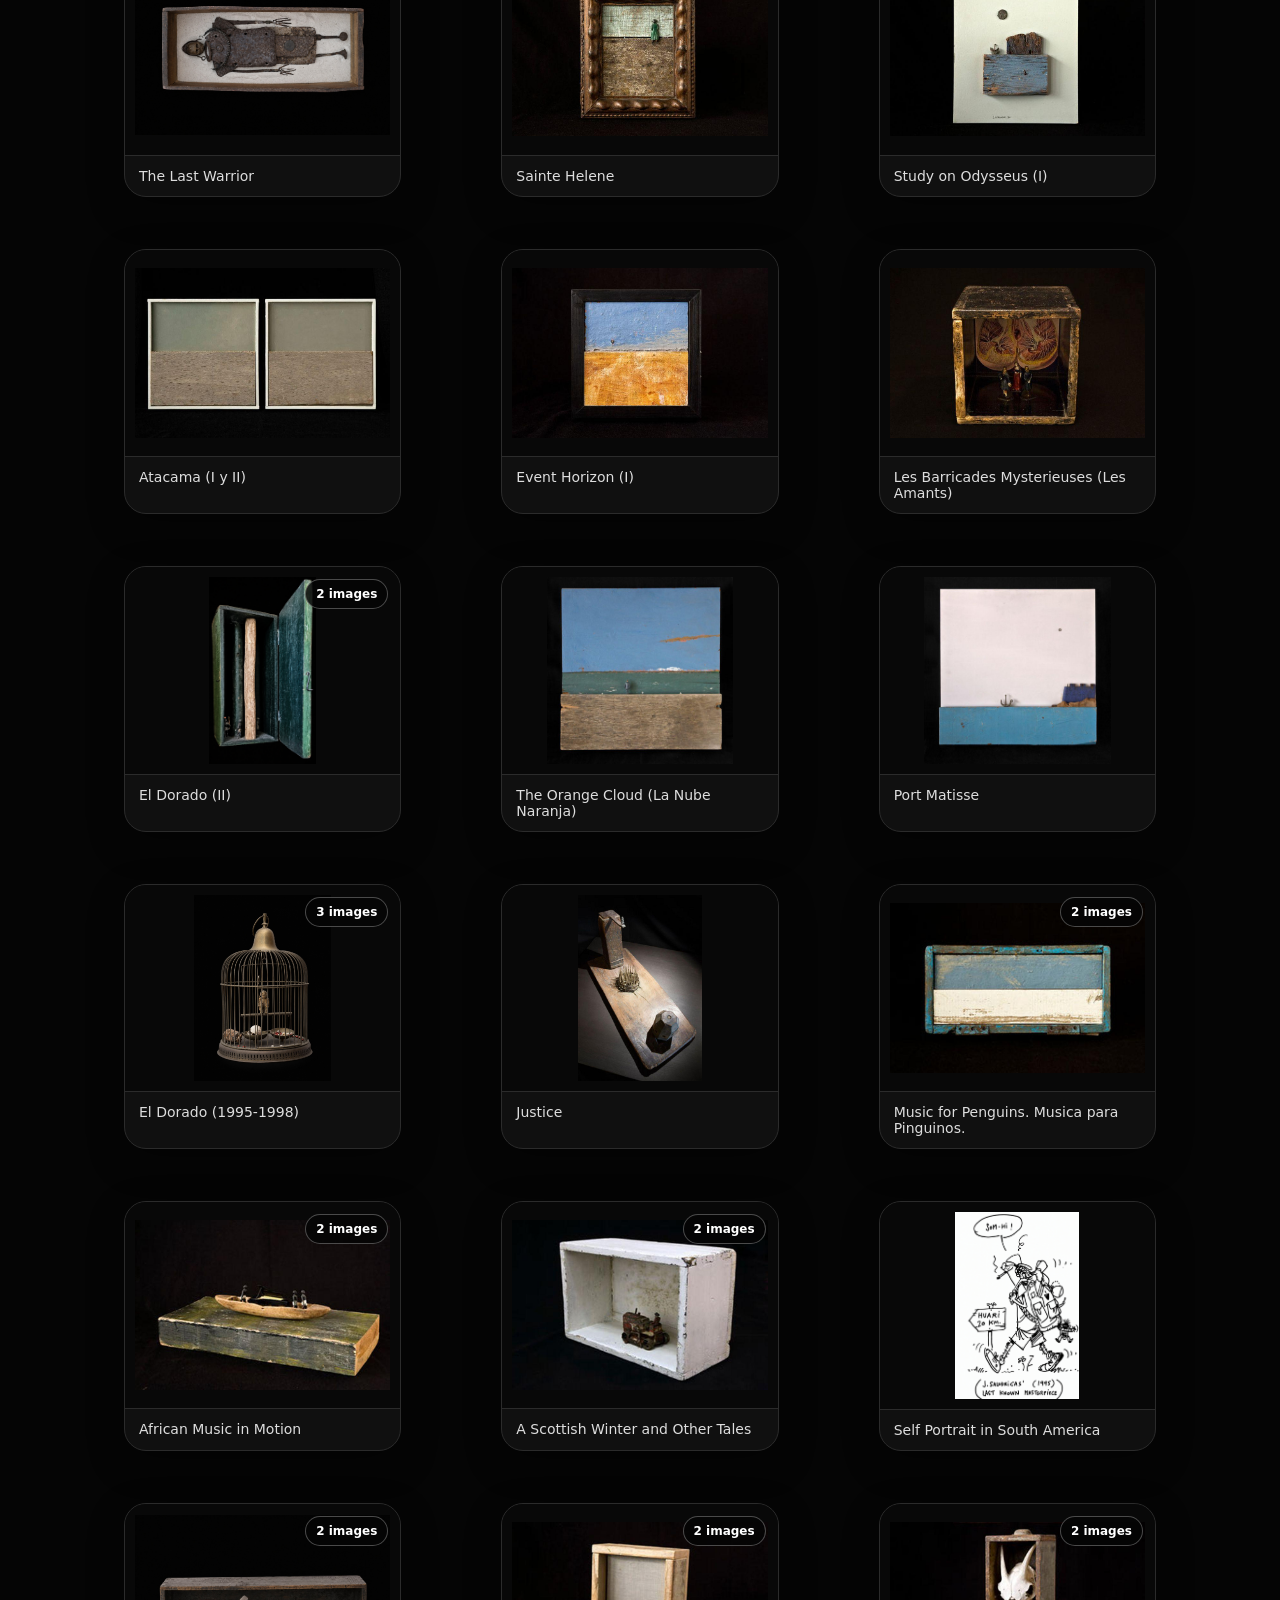
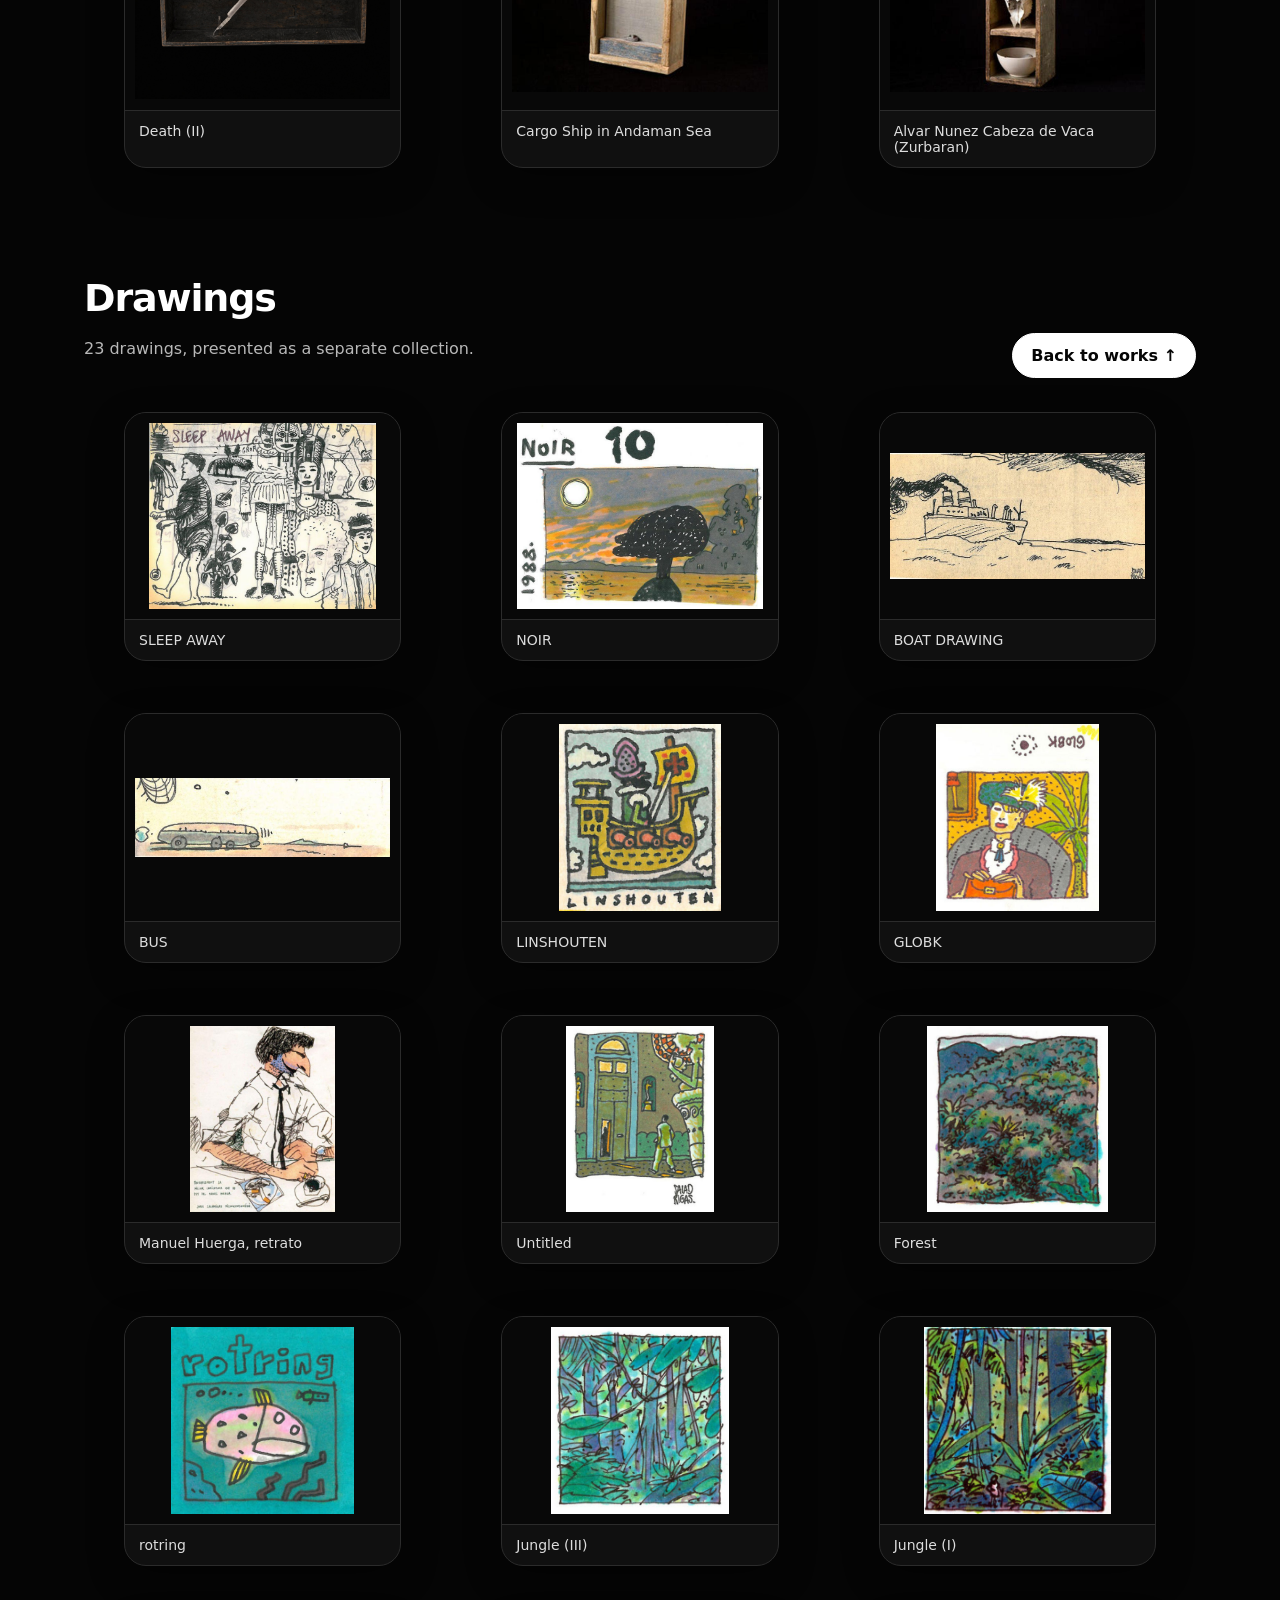
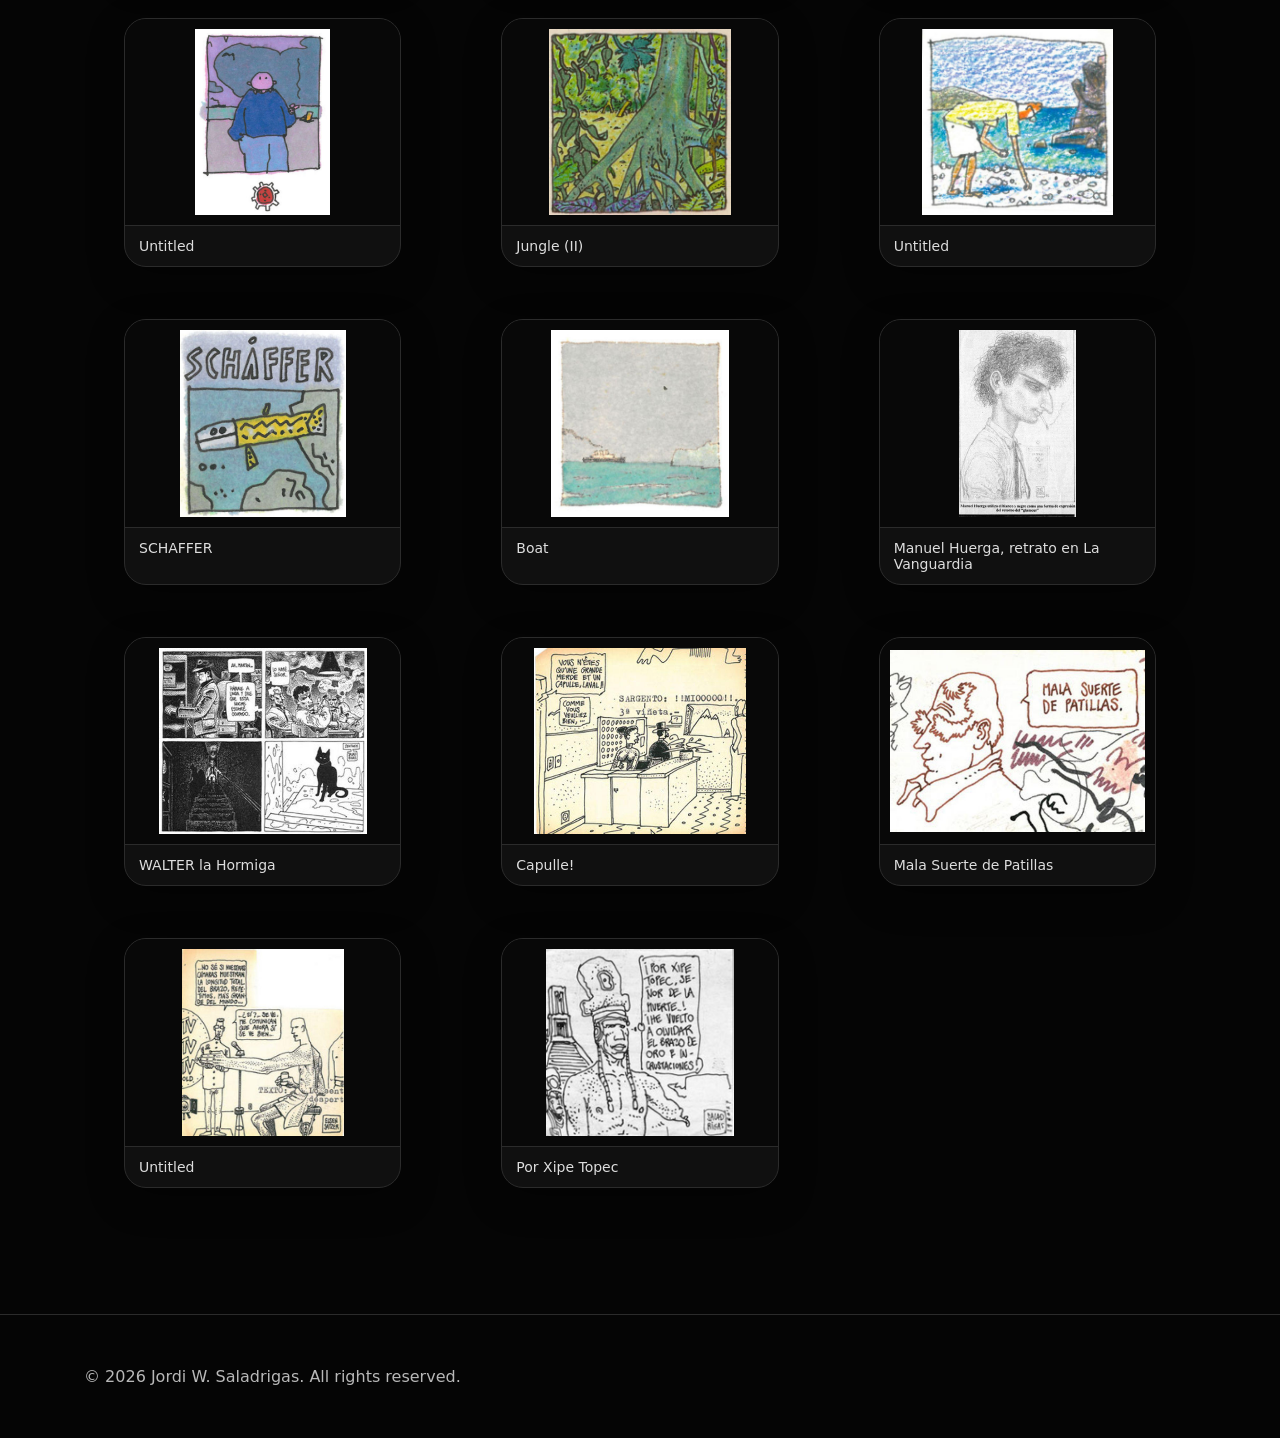
<file: selected-works.html>
<!doctype html><html lang="en"><head><meta charset="utf-8"><meta name="viewport" content="width=device-width,initial-scale=1"><title>Jordi W. Saladrigas — Works</title><link rel="stylesheet" href="styles.css?v=series-1"></head><body><header><div class="wrap nav"><a class="brand" href="index.html">JORDI W. SALADRIGAS<small>Artist</small></a><nav class="menu"><a href="index.html">Home</a><a href="bio.html">Bio</a><a href="selected-works.html" class="active">Works</a><a href="drawings.html">Drawings</a><a href="exhibitions.html">Exhibitions</a><a href="contact.html">Contact</a></nav></div></header><main class="wrap" id="top"><section class="section"><div class="section-head"><div><h1>Works</h1><p class="sub">30 works and series, arranged in the artist’s chosen sequence.</p></div><a class="button" href="#drawings">View drawings ↓</a></div><div class="grid" id="works-grid"></div></section><section class="section" id="drawings"><div class="section-head"><div><h2>Drawings</h2><p class="sub">23 drawings, presented as a separate collection.</p></div><a class="button" href="#top">Back to works ↑</a></div><div class="grid" id="drawings-grid"></div></section><dialog id="lb" onclick="if(event.target===this)this.close()"><button class="close" onclick="this.closest('dialog').close()">Close</button><div class="lightbox"><img id="lbimg" alt="Artwork"></div></dialog></main><footer><div class="wrap">© <span id="y"></span> Jordi W. Saladrigas. All rights reserved.</div></footer><script>const single=n=>({cover:n,images:[n]});const works=[single('el-eclipse-2024-black.png'),{id:'after-america',cover:'after-america-18.jpg',images:['after-america-01.jpg','after-america-02.jpg','after-america-03.jpg','after-america-04.jpg','after-america-05.jpg','after-america-06.jpg','after-america-07.jpg','after-america-08.jpg','after-america-09.jpg','after-america-10.jpg','after-america-11.jpg','after-america-12.jpg','after-america-13.jpg','after-america-14.jpg','after-america-15.jpg','after-america-16.jpg','after-america-17.jpg','after-america-18.jpg']},{id:'propaganda-diada-2005',cover:'propaganda-diada-2005-01.jpg',images:['propaganda-diada-2005-01.jpg','propaganda-diada-2005-02.jpg','propaganda-diada-2005-03.jpg','propaganda-diada-2005-04.jpg','propaganda-diada-2005-05.jpg','propaganda-diada-2005-06.jpg','propaganda-diada-2005-07.jpg','propaganda-diada-2005-08.jpg','propaganda-diada-2005-09.jpg']},single('work01.jpg'),single('work02.jpg'),single('work03.jpg'),single('work07.jpg'),single('work08.jpg'),single('work09.jpg'),single('work10.jpg'),single('work11.jpg'),{id:'north-sentinel',cover:'work116.jpg',images:['work116.jpg','work112.jpg']},single('work13.jpg'),single('work14.jpg'),single('work15.jpg'),single('work17.jpg'),single('work18.jpg'),single('work19.jpg'),{id:'el-dorado-ii',cover:'work20-black.png',images:['work20-black.png','work20-detail.jpg']},single('work21.jpg'),single('work22.jpg'),{id:'el-dorado',cover:'work30.jpg',images:['work24.jpg','work25.jpg','work30.jpg']},single('work32.jpg'),{id:'music-for-penguins',cover:'work50.jpg',images:['work50.jpg','work51.jpg']},{id:'african-music-in-motion',cover:'work53.jpg',images:['work53.jpg','work55.jpg']},{id:'scottish-winter',cover:'work59.jpg',images:['work59.jpg','work60.jpg']},single('work61.jpg'),{id:'death-ii',cover:'work66-black.jpg',images:['work66-black.jpg','work67.jpg']},{id:'cargo-ship',cover:'work70.jpg',images:['work70.jpg','work74.jpg']},{id:'alvar-nunez',cover:'work82.jpg',images:['work82.jpg','work86.jpg']}];const drawings=['work04.jpg','work05.jpg','work06.jpg','work31.jpg','work33.jpg','work34.jpg','work35.jpg','work36.jpg','work37.jpg','work38.jpg','work39.jpg','work40.jpg','work41.jpg','work42.jpg','work43.jpg','work44.jpg','work45.jpg','work46.jpg','work47.jpg','work48.jpg','work57.jpg','work58.jpg','work62.jpg'];function tile(path,title,entry){const f=document.createElement('figure');f.className='tile';const i=document.createElement('img');i.src=path;i.alt=title||'Artwork';i.loading='lazy';i.onerror=()=>f.remove();const c=document.createElement('figcaption');c.className='cap';c.textContent=title||'Untitled';f.append(i,c);if(entry?.id){f.classList.add('series-tile');f.tabIndex=0;f.setAttribute('role','link');f.setAttribute('aria-label',(title||'Untitled')+', '+entry.images.length+' images');const b=document.createElement('span');b.className='series-count';b.textContent=entry.images.length+' images';f.append(b);const go=()=>location.href='work.html?id='+encodeURIComponent(entry.id);f.onclick=go;f.onkeydown=e=>{if(e.key==='Enter'||e.key===' '){e.preventDefault();go()}}}else{i.onclick=()=>openLightbox(i)}return f}function openLightbox(img){const lb=document.getElementById('lb'),im=document.getElementById('lbimg');im.src=img.src;im.alt=img.alt||'Artwork';lb.showModal()}async function init(){let titles={};try{const r=await fetch('assets/titles.json',{cache:'no-store'});if(r.ok)titles=await r.json()}catch(e){}const wg=document.getElementById('works-grid'),dg=document.getElementById('drawings-grid');works.forEach(e=>wg.append(tile('assets/'+e.cover,titles[e.cover],e)));drawings.forEach(n=>dg.append(tile('assets/DRAWINGS/'+n,titles[n])));document.getElementById('y').textContent=new Date().getFullYear()}document.addEventListener('DOMContentLoaded',init)</script></body></html>
</file>
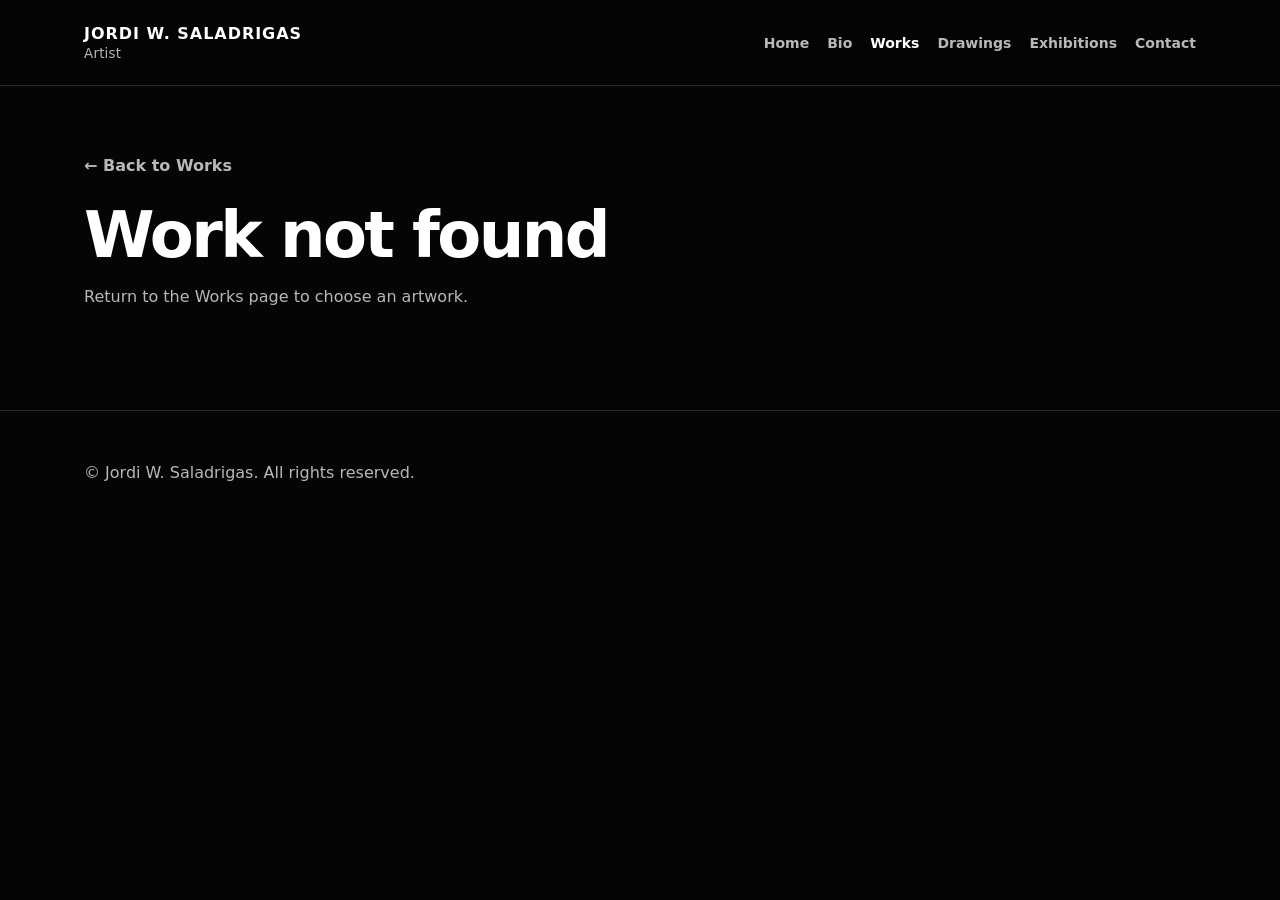
<file: work.html>
<!doctype html>
<html lang="en"><head><meta charset="utf-8"><meta name="viewport" content="width=device-width,initial-scale=1"><title>Jordi W. Saladrigas — Work</title><link rel="stylesheet" href="styles.css?v=series-2"></head>
<body><header><div class="wrap nav"><a class="brand" href="index.html">JORDI W. SALADRIGAS<small>Artist</small></a><nav class="menu"><a href="index.html">Home</a><a href="bio.html">Bio</a><a href="selected-works.html" class="active">Works</a><a href="drawings.html">Drawings</a><a href="exhibitions.html">Exhibitions</a><a href="contact.html">Contact</a></nav></div></header>
<main class="wrap"><section class="section detail-head"><a class="back-link" href="selected-works.html">← Back to Works</a><h1 id="title">Work</h1><p class="sub" id="count"></p></section><section class="detail-grid" id="images"></section>
<dialog id="lb" onclick="if(event.target===this)this.close()"><button class="close" onclick="this.closest('dialog').close()">Close</button><div class="lightbox"><img id="lbimg" alt="Artwork"></div></dialog></main><footer><div class="wrap">© <span id="y"></span> Jordi W. Saladrigas. All rights reserved.</div></footer>
<script>
const groups={'after-america':['after-america-01.jpg','after-america-02.jpg','after-america-03.jpg','after-america-04.jpg','after-america-05.jpg','after-america-06.jpg','after-america-07.jpg','after-america-08.jpg','after-america-09.jpg','after-america-10.jpg','after-america-11.jpg','after-america-12.jpg','after-america-13.jpg','after-america-14.jpg','after-america-15.jpg','after-america-16.jpg','after-america-17.jpg','after-america-18.jpg'],
  'propaganda-diada-2005':['propaganda-diada-2005-01.jpg','propaganda-diada-2005-02.jpg','propaganda-diada-2005-03.jpg','propaganda-diada-2005-04.jpg','propaganda-diada-2005-05.jpg','propaganda-diada-2005-06.jpg','propaganda-diada-2005-07.jpg','propaganda-diada-2005-08.jpg','propaganda-diada-2005-09.jpg'],
'north-sentinel':['work116.jpg','work112.jpg'],
'el-dorado-ii':['work20-black.png','work20-detail.jpg'],
'el-dorado':['work24.jpg','work25.jpg','work30.jpg'],
'music-for-penguins':['work50.jpg','work51.jpg'],
'african-music-in-motion':['work53.jpg','work55.jpg'],
'scottish-winter':['work59.jpg','work60.jpg'],
'death-ii':['work66-black.jpg','work67.jpg'],
'cargo-ship':['work70.jpg','work74.jpg'],
'alvar-nunez':['work82.jpg','work86.jpg']
};
const afterAmericaTitles=["AFTER AMERICA (1997)","UNTITLED","UNTITLED","CRAB ISLAND","CRAB ISLAND — detalle","ISLA CANGREJO (detalle)","ISLA CANGREJO [detalle]","LA HORA DE LOS MIRLOS [PALOMINO, COLOMBIA]","EL QUE VE","THE ARCHEOLOGIST","DELTA MUSIC","THE LAST HEADHUNTER","THE HOUR OF THE FROGS","FERTILITY GODDESS","TAYRONA MOON","UNTITLED","AYAHUASCA","THE SHIP OF THE DEAD"];
  const propagandaTitles=['PROPAGANDA (DIADA 2005)','CREDITS / COLOPHON','PAGE 3','PAGE 4','PAGE 5','PAGE 6','PAGE 7','PAGE 8','PAGE 9'];
function openLightbox(img){const lb=document.getElementById('lb'),im=document.getElementById('lbimg');im.src=img.src;im.alt=img.alt||'Artwork';lb.showModal()}
async function init(){const id=new URLSearchParams(location.search).get('id'),files=groups[id];if(!files){document.getElementById('title').textContent='Work not found';document.getElementById('count').textContent='Return to the Works page to choose an artwork.';return}let titles={};try{const r=await fetch('assets/titles.json',{cache:'no-store'});if(r.ok)titles=await r.json()}catch(e){}const title=titles[files[0]]||'Untitled';document.title=title+' — Jordi W. Saladrigas';document.getElementById('title').textContent=title;document.getElementById('count').textContent=files.length+' images';const grid=document.getElementById('images');files.forEach((file,index)=>{const f=document.createElement('figure');f.className='detail-image';const img=document.createElement('img');img.src='assets/'+file;img.alt=title+(files.length>1?' — image '+(index+1):'');img.loading='lazy';img.onclick=()=>openLightbox(img);const c=document.createElement('figcaption');c.textContent=id==='after-america'?afterAmericaTitles[index]:(id==='propaganda-diada-2005'?propagandaTitles[index]:(index===0?'Image 1':(id==='north-sentinel'&&index===1?'Reverse':'Image '+(index+1))));f.append(img,c);grid.append(f)});document.getElementById('y').textContent=new Date().getFullYear()}
document.addEventListener('DOMContentLoaded',init)
</script></body></html>
</file>
<file: styles.css>
:root{--bg:#050505;--paper:#101010;--ink:#fff;--muted:#b8b8b8;--line:#2b2b2b;--accent:#fff;--shadow:0 12px 35px rgba(0,0,0,.34)}*{box-sizing:border-box}html{scroll-behavior:smooth}html,body{margin:0!important;padding:0!important;background:var(--bg)!important;color:var(--ink)!important;font-family:Inter,system-ui,-apple-system,Segoe UI,Roboto,Arial,sans-serif;overflow-x:hidden}body{min-width:0}a{color:inherit;text-decoration:none}img{max-width:100%;display:block}.wrap{width:100%;max-width:1160px;margin:0 auto;padding:24px}header{position:sticky;top:0;z-index:10;background:rgba(5,5,5,.94)!important;backdrop-filter:blur(10px);border-bottom:1px solid var(--line)}.nav{display:flex;align-items:center;justify-content:space-between;gap:24px}.brand{font-weight:800;letter-spacing:.06em;font-size:16px;flex:0 0 auto}.brand small{display:block;font-weight:400;letter-spacing:.02em;color:var(--muted);margin-top:3px}.menu{display:flex;gap:18px;align-items:center;justify-content:flex-end;flex-wrap:wrap;font-weight:600;font-size:14px;color:var(--muted)}.menu a.active,.menu a:hover{color:var(--ink)}.hero{display:grid;grid-template-columns:minmax(0,1.05fr) minmax(0,.95fr);gap:34px;align-items:center;padding:56px 0 34px}.kicker{text-transform:uppercase;letter-spacing:.16em;color:#ddd;font-size:12px;font-weight:800}h1{font-size:clamp(34px,5vw,64px);line-height:.96;margin:14px 0 18px;letter-spacing:-.04em}h2{font-size:clamp(25px,3vw,38px);margin:0 0 14px;letter-spacing:-.03em}h3{font-size:20px;margin:0 0 12px}.lead{font-size:clamp(17px,1.7vw,21px);line-height:1.6;color:#ddd;max-width:680px}.sub{color:var(--muted);line-height:1.6}.hero-card,.hero-figure{background:var(--paper)!important;border:1px solid var(--line);border-radius:26px;padding:16px;box-shadow:var(--shadow);overflow:hidden}.hero-card img,.hero-figure img{width:100%;max-height:560px;object-fit:contain;border-radius:18px;background:#080808}.hero-editorial{grid-template-columns:minmax(0,.76fr) minmax(0,1.24fr);gap:52px;align-items:start}.hero-copy{min-width:0}.hero-portrait{margin:32px 0 0;width:min(100%,340px)}.hero-portrait img{width:100%;height:auto;display:block}.hero-studio{margin:0;align-self:start}.hero-studio img{width:100%;height:auto;display:block}.section{padding:46px 0;scroll-margin-top:90px}.section-head{display:flex;align-items:flex-end;justify-content:space-between;gap:20px;margin-bottom:18px}.grid{display:grid;grid-template-columns:repeat(3,minmax(0,1fr));gap:20px}.tile{position:relative;background:var(--paper)!important;border:1px solid var(--line);border-radius:22px;overflow:hidden;box-shadow:var(--shadow)}.tile img{width:100%;aspect-ratio:4/3;object-fit:contain;background:#080808;cursor:zoom-in;padding:10px}.tile .cap,.cap{position:static!important;padding:12px 14px;color:#ddd!important;font-size:14px;border-top:1px solid var(--line);background:transparent!important}.card{background:var(--paper)!important;border:1px solid var(--line);border-radius:24px;padding:24px;box-shadow:var(--shadow);line-height:1.7;max-width:100%;overflow-wrap:anywhere}.list{list-style:none;margin:0;padding:0}.list li{padding:14px 0;border-bottom:1px solid var(--line);color:#ddd}.button{display:inline-flex;align-items:center;gap:8px;background:#fff;color:#050505;border:1px solid #fff;border-radius:999px;padding:12px 18px;font-weight:700}.button:hover{background:#d8d8d8;border-color:#d8d8d8}.button:focus-visible,a:focus-visible,button:focus-visible{outline:3px solid #fff;outline-offset:3px}footer{border-top:1px solid var(--line);color:var(--muted);padding:28px 0;margin-top:40px}dialog{border:none;padding:0;background:transparent}dialog::backdrop{background:rgba(0,0,0,.88)}.lightbox{max-width:min(94vw,1180px);max-height:92vh}.lightbox img{max-width:100%;max-height:90vh;width:auto;height:auto;background:#fff}.close{position:fixed;top:18px;right:20px;border:1px solid rgba(255,255,255,.4);background:rgba(0,0,0,.72);color:#fff;border-radius:999px;padding:9px 14px;cursor:pointer;font-weight:700}@media(max-width:880px){.wrap{padding:20px}.hero{grid-template-columns:1fr;padding-top:28px}.hero-editorial{grid-template-columns:1fr;gap:30px}.hero-portrait{width:min(72vw,340px)}.hero-studio{margin-top:4px}.grid{grid-template-columns:repeat(2,minmax(0,1fr))}.section-head{align-items:flex-start;flex-direction:column}}@media(max-width:560px){.wrap{padding:16px}.nav{flex-direction:column;align-items:flex-start;gap:12px}.brand{font-size:15px}.menu{width:100%;display:grid;grid-template-columns:repeat(2,minmax(0,1fr));gap:8px;font-size:13px}.menu a{padding:9px 10px;border:1px solid var(--line);border-radius:999px;background:#101010;text-align:center;white-space:normal}h1{font-size:36px;line-height:1.02}h2{font-size:28px}.hero{gap:20px;padding:28px 0 20px}.section{padding:30px 0}.grid{grid-template-columns:1fr;gap:16px}.button{width:100%;justify-content:center;text-align:center;white-space:normal}.card{padding:18px}}.series-tile{cursor:pointer}.series-tile img{cursor:pointer}.series-tile:focus-visible{outline:3px solid #fff;outline-offset:4px}.series-count{position:absolute;top:12px;right:12px;background:rgba(5,5,5,.84);color:#fff;border:1px solid rgba(255,255,255,.28);border-radius:999px;padding:7px 10px;font-size:12px;font-weight:700;pointer-events:none}.detail-head{padding-bottom:20px}.detail-head h1{margin-top:30px}.back-link{display:inline-block;color:var(--muted);font-weight:700}.back-link:hover{color:#fff}.detail-grid{display:grid;grid-template-columns:repeat(2,minmax(0,1fr));gap:24px}.detail-image{margin:0;background:var(--paper);border:1px solid var(--line);border-radius:22px;overflow:hidden;box-shadow:var(--shadow)}.detail-image img{width:100%;height:min(70vh,760px);object-fit:contain;background:#080808;cursor:zoom-in;padding:12px}.detail-image figcaption{padding:12px 14px;color:var(--muted);font-size:13px;text-align:center;border-top:1px solid var(--line)}@media(max-width:700px){.detail-grid{grid-template-columns:1fr}.detail-image img{height:auto;max-height:76vh}}
</file>
<file: navarro.css>
.navarro-head{padding-bottom:20px}.navarro-head h1{margin-top:30px}.navarro-pages{display:grid;grid-template-columns:repeat(3,minmax(0,1fr));gap:22px}.page-tile{display:flex;flex-direction:column;padding:0;color:var(--ink);font:inherit;text-align:left;background:var(--paper);border:1px solid var(--line);border-radius:22px;overflow:hidden;box-shadow:var(--shadow);cursor:pointer}.page-tile img{width:100%;height:420px;object-fit:contain;padding:12px;background:#080808}.page-tile span{display:flex;align-items:center;justify-content:space-between;gap:12px;padding:14px;border-top:1px solid var(--line)}.page-tile strong{font-size:14px;letter-spacing:.07em}.page-tile small{color:var(--muted)}.page-tile:hover{border-color:#777}.page-tile:focus-visible{outline:3px solid #fff;outline-offset:4px}#viewer{width:100vw;max-width:none;height:100vh;max-height:none;margin:0;padding:0;border:0;background:#050505;color:#fff}#viewer::backdrop{background:#050505}.viewer-shell{height:100%;display:grid;grid-template-columns:72px minmax(0,1fr) 72px;align-items:center;padding:54px 18px 18px}.viewer-figure{height:100%;min-width:0;margin:0;display:flex;flex-direction:column;align-items:center;justify-content:center;gap:12px}.viewer-figure img{max-width:100%;max-height:calc(100vh - 110px);object-fit:contain;touch-action:pan-y;background:#080808}.viewer-figure figcaption{color:var(--muted);font-size:13px;text-align:center;letter-spacing:.05em}.viewer-close{position:fixed;z-index:2;top:14px;right:18px;color:#fff;background:#151515;border:1px solid #555;border-radius:999px;padding:9px 14px;cursor:pointer}.viewer-arrow{width:52px;height:52px;justify-self:center;border:1px solid #555;border-radius:50%;background:#151515;color:#fff;font-size:25px;cursor:pointer}.viewer-arrow:hover,.viewer-close:hover{background:#2a2a2a}@media(max-width:900px){.navarro-pages{grid-template-columns:repeat(2,minmax(0,1fr))}.page-tile img{height:360px}}@media(max-width:600px){.navarro-pages{grid-template-columns:1fr}.page-tile img{height:auto;max-height:72vh}.viewer-shell{grid-template-columns:48px minmax(0,1fr) 48px;padding:52px 4px 12px}.viewer-arrow{width:42px;height:42px;font-size:21px}.viewer-figure img{max-height:calc(100vh - 105px)}}
</file>
